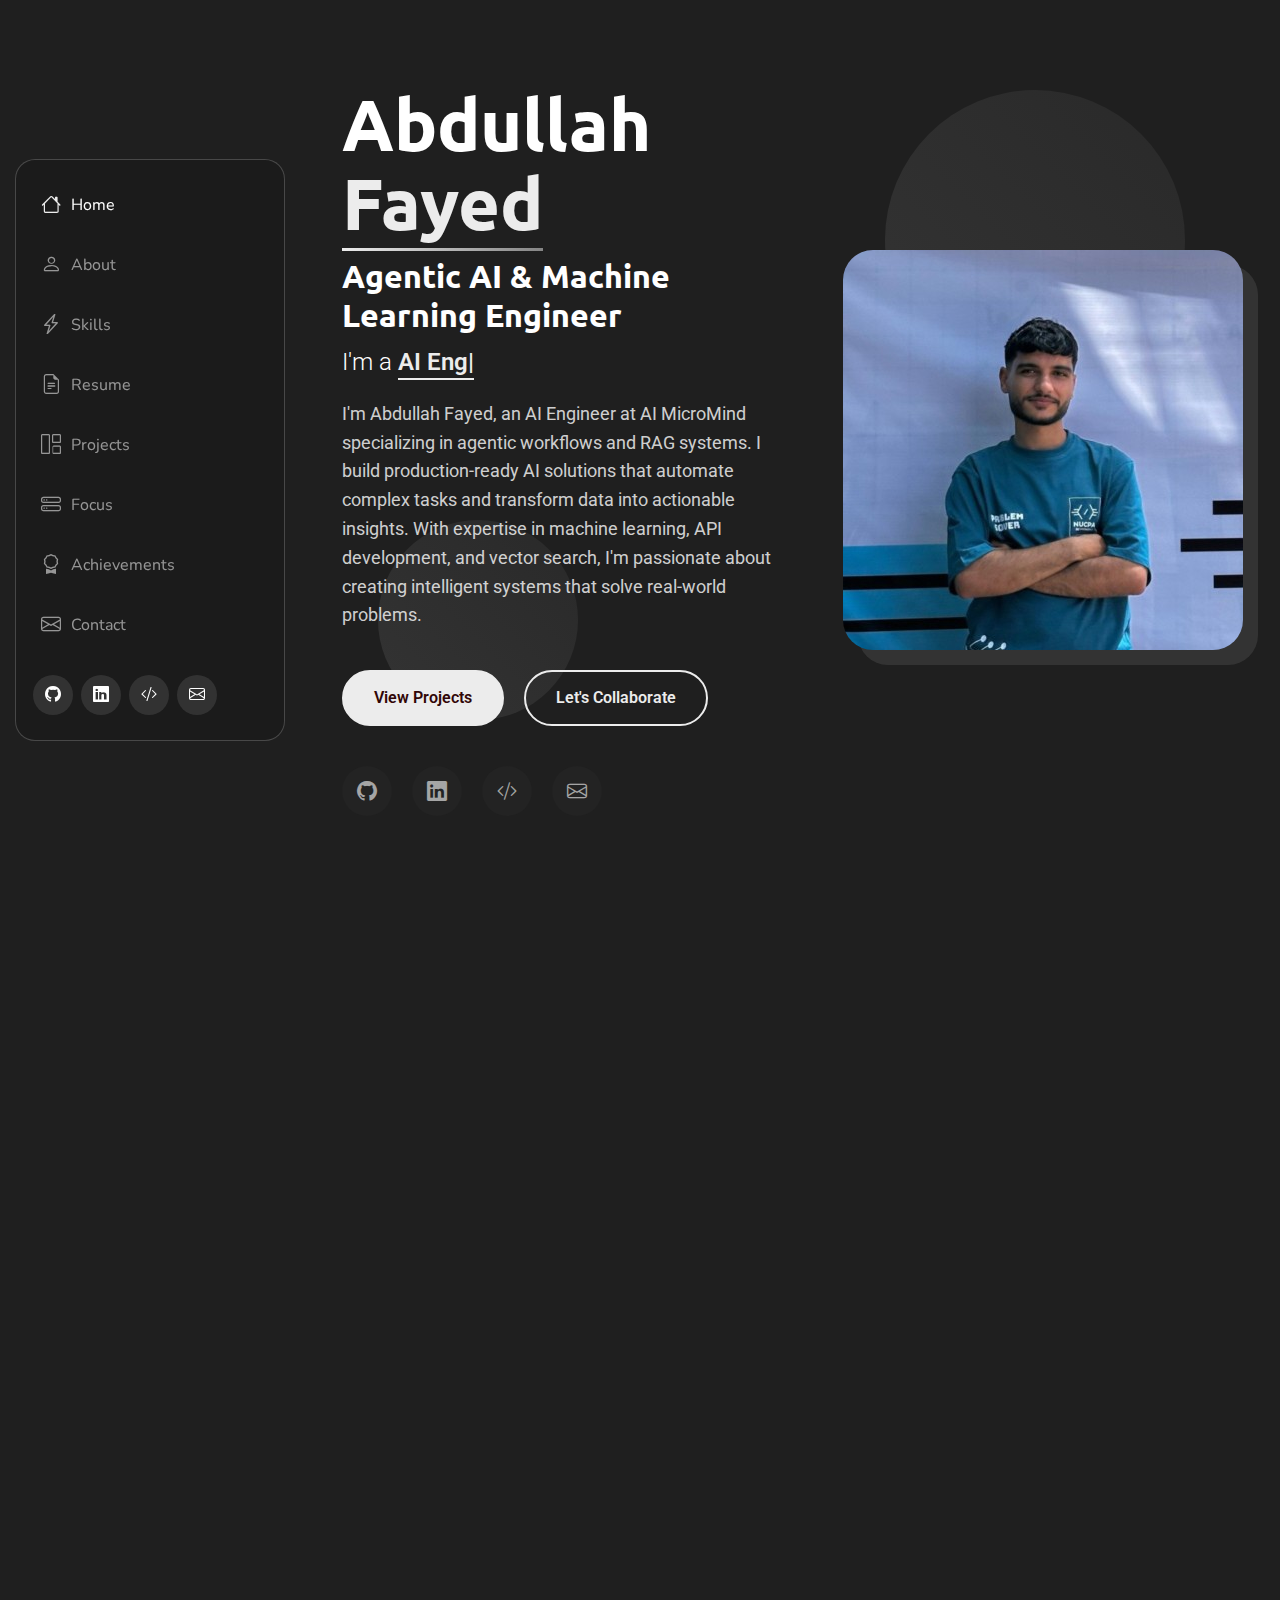
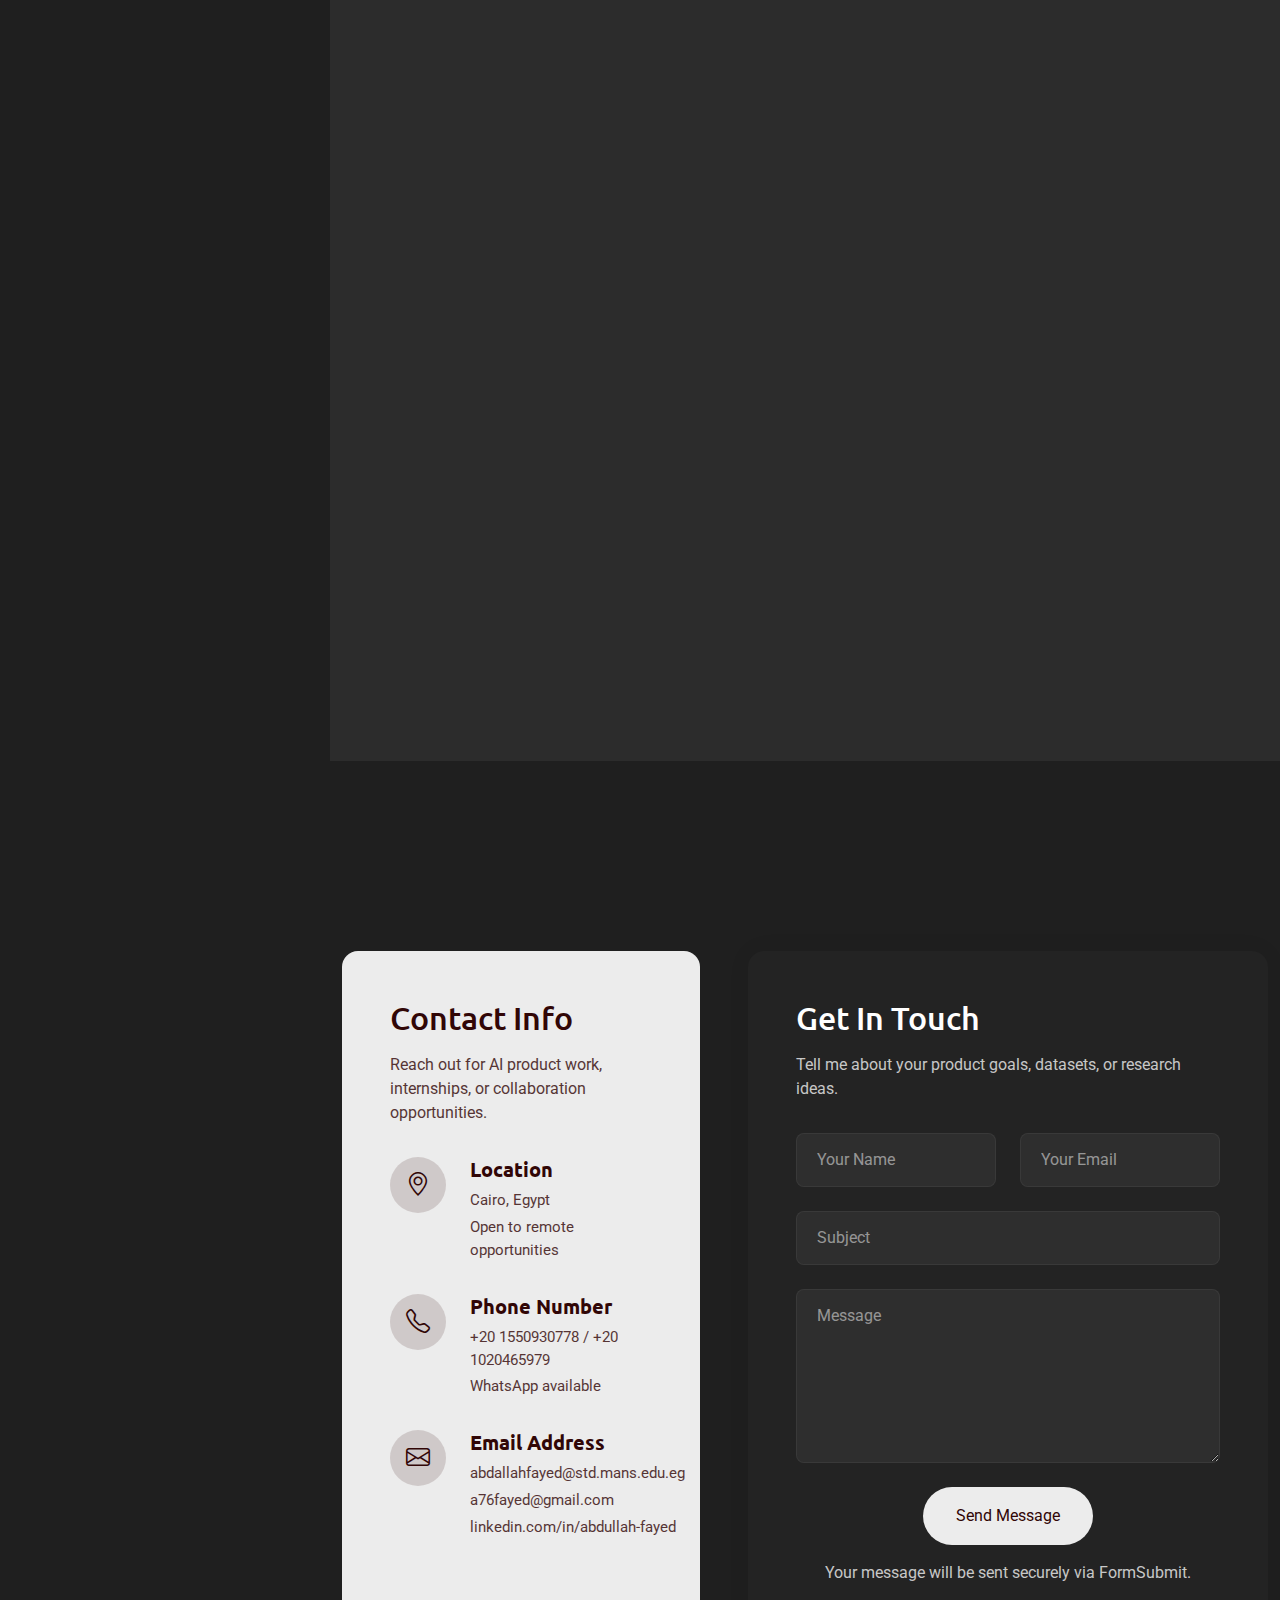
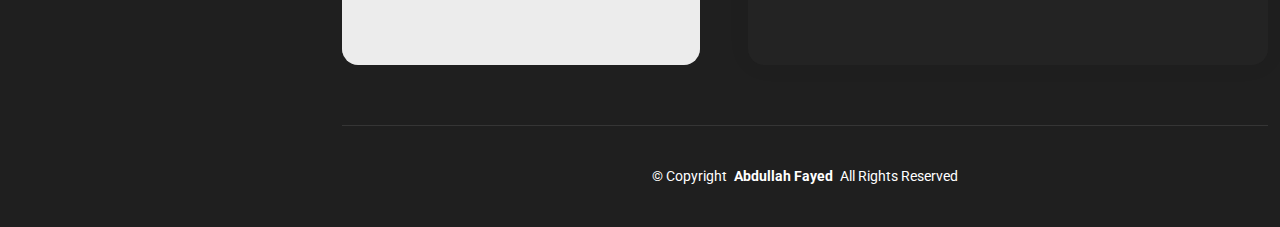
<file: index.html>
<!DOCTYPE html>
<html lang="en">

<head>
  <meta charset="utf-8">
  <meta content="width=device-width, initial-scale=1.0" name="viewport">
  <title>Abdullah Fayed | AI &amp; ML Engineer Portfolio</title>
  <meta name="description" content="Abdullah Fayed is an AI &amp; ML engineer building agentic workflows, RAG systems, and data-driven products. Explore projects, experience, and contact details.">
  <meta name="keywords" content="Abdullah Fayed, AI engineer, machine learning, RAG, LangChain, Python, FastAPI, portfolio, Cairo Egypt">
  <meta property="og:title" content="Abdullah Fayed | AI &amp; ML Engineer Portfolio">
  <meta property="og:description" content="AI &amp; ML engineer focused on agentic workflows, RAG systems, and production-ready AI products.">
  <meta property="og:image" content="assets/img/profile/abdullah-profile-photo.webp">
  <meta property="og:type" content="website">

  <!-- Favicons -->
  <link href="assets/img/profile/abdullah-profile-photo.webp" rel="icon">
  <link href="assets/img/profile/abdullah-profile-photo.webp" rel="apple-touch-icon">

  <!-- Fonts -->
  <link href="https://fonts.googleapis.com" rel="preconnect">
  <link href="https://fonts.gstatic.com" rel="preconnect" crossorigin>
  <link href="https://fonts.googleapis.com/css2?family=Roboto:ital,wght@0,100;0,300;0,400;0,500;0,700;0,900;1,100;1,300;1,400;1,500;1,700;1,900&family=Ubuntu:ital,wght@0,300;0,400;0,500;0,700;1,300;1,400;1,500;1,700&family=Nunito:ital,wght@0,200;0,300;0,400;0,500;0,600;0,700;0,800;0,900;1,200;1,300;1,400;1,500;1,600;1,700;1,800;1,900&display=swap" rel="stylesheet">

  <!-- Vendor CSS Files -->
  <link href="assets/vendor/bootstrap/css/bootstrap.min.css" rel="stylesheet">
  <link href="assets/vendor/bootstrap-icons/bootstrap-icons.css" rel="stylesheet">
  <link href="assets/vendor/aos/aos.css" rel="stylesheet">
  <link href="assets/vendor/glightbox/css/glightbox.min.css" rel="stylesheet">
  <link href="assets/vendor/swiper/swiper-bundle.min.css" rel="stylesheet">

  <!-- Main CSS File -->
  <link href="assets/css/main.css" rel="stylesheet">

  <!-- Google tag (gtag.js) -->
  <script async src="https://www.googletagmanager.com/gtag/js?id=G-XLVE2F462R"></script>
  <script>
    window.dataLayer = window.dataLayer || [];
    function gtag(){dataLayer.push(arguments);}
    gtag('js', new Date());

    gtag('config', 'G-XLVE2F462R');
  </script>

  <!-- =======================================================
  * Template Name: SnapFolio
  * Template URL: https://bootstrapmade.com/snapfolio-bootstrap-portfolio-template/
  * Updated: Jul 21 2025 with Bootstrap v5.3.7
  * Author: BootstrapMade.com
  * License: https://bootstrapmade.com/license/
  ======================================================== -->
</head>

<body class="index-page">

  <header id="header" class="header dark-background d-flex flex-column justify-content-center">
    <i class="header-toggle d-xl-none bi bi-list"></i>

    <div class="header-container d-flex flex-column align-items-start">
      <nav id="navmenu" class="navmenu">
        <ul>
          <li><a href="#hero" class="active"><i class="bi bi-house navicon"></i>Home</a></li>
          <li><a href="#about"><i class="bi bi-person navicon"></i> About</a></li>
          <li><a href="#skills"><i class="bi bi-lightning-charge navicon"></i> Skills</a></li>
          <li><a href="#resume"><i class="bi bi-file-earmark-text navicon"></i> Resume</a></li>
          <li><a href="#portfolio"><i class="bi bi-grid-1x2 navicon"></i> Projects</a></li>
          <li><a href="#services"><i class="bi bi-hdd-stack navicon"></i> Focus</a></li>
          <li><a href="#testimonials"><i class="bi bi-award navicon"></i> Achievements</a></li>
          <li><a href="#contact"><i class="bi bi-envelope navicon"></i> Contact</a></li>
        </ul>
      </nav>

      <div class="social-links text-center">
        <a href="https://github.com/abdullahfayed6" class="github" aria-label="GitHub"><i class="bi bi-github"></i></a>
        <a href="https://linkedin.com/in/abdullah-fayed" class="linkedin" aria-label="LinkedIn"><i class="bi bi-linkedin"></i></a>
        <a href="https://leetcode.com/u/abdullah_26/" class="leetcode" aria-label="LeetCode"><i class="bi bi-code-slash"></i></a>
        <a href="#contact" class="email" aria-label="Contact section"><i class="bi bi-envelope"></i></a>
      </div>

    </div>

  </header>

  <main class="main">

    <!-- Hero Section -->
    <section id="hero" class="hero section">

      <div class="background-elements">
        <div class="bg-circle circle-1"></div>
        <div class="bg-circle circle-2"></div>
      </div>

      <div class="hero-content">

        <div class="container">
          <div class="row align-items-center">

            <div class="col-lg-6" data-aos="fade-right" data-aos-delay="100">
              <div class="hero-text">
                <h1>Abdullah <span class="accent-text">Fayed</span></h1>
                <h2>Agentic AI &amp; Machine Learning Engineer</h2>
                <p class="lead">I'm a <span class="typed" data-typed-items="AI Engineer, ML Developer, RAG Builder, Agentic AI Developer, Data Scientist, CP"></span></p>
                <p class="description">I'm Abdullah Fayed, an AI Engineer at AI MicroMind specializing in agentic workflows and RAG systems. I build production-ready AI solutions that automate complex tasks and transform data into actionable insights. With expertise in machine learning, API development, and vector search, I'm passionate about creating intelligent systems that solve real-world problems.</p>

                <div class="hero-actions">
                  <a href="#portfolio" class="btn btn-primary">View Projects</a>
                  <a href="#contact" class="btn btn-outline">Let's Collaborate</a>
                </div>

                <div class="social-links">
                  <a href="https://github.com/abdullahfayed6" aria-label="GitHub"><i class="bi bi-github"></i></a>
                  <a href="https://linkedin.com/in/abdullah-fayed" aria-label="LinkedIn"><i class="bi bi-linkedin"></i></a>
                  <a href="https://leetcode.com/u/abdullah_26/" aria-label="LeetCode"><i class="bi bi-code-slash"></i></a>
                  <a href="#contact" aria-label="Contact section"><i class="bi bi-envelope"></i></a>
                </div>
              </div>
            </div>

            <div class="col-lg-6" data-aos="fade-left" data-aos-delay="200">
              <div class="hero-visual">
                <div class="profile-container">
                  <div class="profile-background"></div>
                  <img src="assets/img/profile/abdullah-profile.jpg" alt="Abdullah Fayed portrait" class="profile-image">
                </div>
              </div>
            </div>

          </div>
        </div>
      </div>

    </section><!-- /Hero Section -->

    <!-- About Section -->
    <section id="about" class="about section">

      <div class="container" data-aos="fade-up" data-aos-delay="100">

        <div class="row">
          <div class="col-lg-5" data-aos="zoom-in" data-aos-delay="200">
            <div class="profile-card">
              <div class="profile-header">
                <div class="profile-image">
                  <img src="assets/img/profile/abdullah-profile.jpg" alt="Abdullah Fayed profile" class="img-fluid">
                </div>
                <div class="profile-badge">
                  <i class="bi bi-check-circle-fill"></i>
                </div>
              </div>

              <div class="profile-content">
                <h3>Abdullah Sabri Fayed</h3>
                <p class="profession">Agentic AI Developer</p>

                <div class="contact-links">
                  <a href="#contact" class="contact-item">
                    <i class="bi bi-envelope"></i>
                    abdallahfayed@std.mans.edu.eg
                  </a>
                  <a href="tel:+201550930778" class="contact-item">
                    <i class="bi bi-telephone"></i>
                    +20 1550930778
                  </a>
                  <a href="https://maps.google.com/?q=Cairo%2C%20Egypt" class="contact-item">
                    <i class="bi bi-geo-alt"></i>
                    Cairo, Egypt
                  </a>
                </div>
              </div>
            </div>
          </div>

          <div class="col-lg-7" data-aos="fade-left" data-aos-delay="300">
            <div class="about-content">
              <div class="section-header">
                <span class="badge-text">Get to Know Me</span>
                <h2>Building AI Systems That Deliver Real Impact</h2>
              </div>

              <div class="description">
                <p>I'm an AI and ML engineer focused on building production-grade intelligent systems. I specialize in agentic workflows, retrieval-augmented generation (RAG), and scalable API development that transforms data into actionable insights.</p>

                <p>Currently working as an Agentic AI Developer at AI MicroMind, I design and deploy AI agents that automate complex tasks and enhance decision-making processes. From implementing semantic search with vector databases to shipping full-stack ML applications, I thrive on turning innovative ideas into deployed solutions.</p>
                
                <p>I'm pursuing my B.Sc. in Artificial Intelligence at Mansoura University, where I maintain a "Very Good" grade while actively contributing to the AI community as a mentor at CIS Team MU. My work spans competitive programming, machine learning research, and collaborative open-source development.</p>
              </div>

              <div class="details-grid">
                <div class="detail-row">
                  <div class="detail-item">
                    <span class="detail-label">Specialization</span>
                    <span class="detail-value">Agentic AI, RAG, ML Engineering</span>
                  </div>
                  <div class="detail-item">
                    <span class="detail-label">Experience Level</span>
                    <span class="detail-value">Early Career</span>
                  </div>
                </div>
                <div class="detail-row">
                  <div class="detail-item">
                    <span class="detail-label">Education</span>
                    <span class="detail-value">B.Sc. Computer Science, Mansoura University</span>
                  </div>
                  <div class="detail-item">
                    <span class="detail-label">Languages</span>
                    <span class="detail-value">Arabic, English</span>
                  </div>
                </div>
              </div>

              <div class="cta-section">
                <a href="#resume" class="btn btn-primary">
                  <i class="bi bi-download"></i>
                  View Resume
                </a>
                <a href="#contact" class="btn btn-outline">
                  <i class="bi bi-chat-dots"></i>
                  Let's Talk
                </a>
              </div>
            </div>
          </div>
        </div>

      </div>

    </section><!-- /About Section -->

    <!-- Skills Section -->
    <section id="skills" class="skills section">

      <!-- Section Title -->
      <div class="container section-title" data-aos="fade-up">
        <h2>Skills</h2>
        <p>Core technologies and AI tooling I use to build scalable, production-ready systems.</p>
      </div><!-- End Section Title -->

      <div class="container" data-aos="fade-up" data-aos-delay="100">

        <div class="row g-4">
          <div class="col-lg-6">
            <div class="skills-category" data-aos="fade-up" data-aos-delay="200">
              <h3>Languages</h3>
              <ul class="skill-list">
                <li>Python</li>
                <li>C++</li>
                <li>SQL</li>
                <li>TypeScript</li>
              </ul>
            </div>
          </div>

          <div class="col-lg-6">
            <div class="skills-category" data-aos="fade-up" data-aos-delay="250">
              <h3>Frameworks &amp; Libraries</h3>
              <ul class="skill-list">
                <li>FastAPI, Streamlit, Tkinter</li>
                <li>scikit-learn, PyTorch, XGBoost</li>
                <li>LangChain, LangSmith</li>
                <li>pandas, NumPy, Matplotlib</li>
              </ul>
            </div>
          </div>

          <div class="col-lg-6">
            <div class="skills-category" data-aos="fade-up" data-aos-delay="300">
              <h3>Tools &amp; Platforms</h3>
              <ul class="skill-list">
                <li>Git, GitHub, Docker, Linux</li>
                <li>Pinecone, FAISS, MLflow, Optuna</li>
                <li>VS Code, Jupyter, Colab, CLion</li>
                <li>Azure TTS, OpenAI API</li>
              </ul>
            </div>
          </div>

          <div class="col-lg-6">
            <div class="skills-category" data-aos="fade-up" data-aos-delay="350">
              <h3>Concepts</h3>
              <ul class="skill-list">
                <li>Machine Learning, Data Analysis, Python</li>
                <li>Retrieval-Augmented Generation (RAG)</li>
                <li>Prompt Engineering, AI Agents</li>
                <li>Data Structures & Algorithms, OOP</li>
                <li>API Design, CI/CD, MLOps</li>
                <li>Model Evaluation & Feature Engineering</li>
              </ul>
            </div>
          </div>
        </div>

      </div>

    </section><!-- /Skills Section -->

    <!-- Resume Section -->
    <section id="resume" class="resume section">

      <!-- Section Title -->
      <div class="container section-title" data-aos="fade-up">
        <h2>Resume</h2>
        <p>Highlights from recent AI, ML, and software engineering roles alongside academic progress.</p>
      </div><!-- End Section Title -->

      <div class="container" data-aos="fade-up" data-aos-delay="100">

        <div class="row gy-4">
          <!-- Left column with summary and contact -->
          <div class="col-lg-4">
            <div class="resume-side" data-aos="fade-right" data-aos-delay="100">
              <div class="profile-img mb-4">
                <img src="assets/img/profile/abdullah-profile-photo.webp" alt="Abdullah Fayed profile" class="img-fluid rounded">
              </div>

              <h3>Professional Summary</h3>
              <p>AI and ML Engineer at AI MicroMind specializing in agentic workflows, RAG systems, and scalable API development. I design and deploy production-grade AI agents that automate complex tasks and deliver actionable insights. Currently pursuing B.Sc. in Artificial Intelligence at Mansoura University (Very Good grade) while mentoring at CIS Team MU and contributing to competitive programming and open-source development.</p>

              <h3 class="mt-4">Contact Information</h3>
              <ul class="contact-info list-unstyled">
                <li><i class="bi bi-geo-alt"></i> Cairo, Egypt</li>
                <li><i class="bi bi-envelope"></i> abdallahfayed@std.mans.edu.eg</li>
                <li><i class="bi bi-phone"></i> +20 1550930778</li>
                <li><i class="bi bi-linkedin"></i> linkedin.com/in/abdullah-fayed</li>
              </ul>

            </div>
          </div>

          <!-- Right column with experience and education -->
          <div class="col-lg-8 ps-4 ps-lg-5">
            <!-- Experience Section -->
            <div class="resume-section" data-aos="fade-up">
              <h3><i class="bi bi-briefcase me-2"></i>Professional Experience</h3>

              <div class="resume-item">
                <h4>Agentic AI Developer</h4>
                <h5>Nov 2025 - Present</h5>
                <p class="company"><i class="bi bi-building"></i> AI MicroMind · Hybrid</p>
                <p>Leading the design and development of production-grade agentic AI systems at AI MicroMind. Architecting and implementing intelligent agents that automate complex business workflows, integrate multiple APIs, and make autonomous decisions. Building RAG-powered applications using LangChain, vector databases (Pinecone, FAISS), and LLMs to deliver context-aware solutions. Developing scalable FastAPI backends with robust error handling and monitoring. Optimizing agent performance through prompt engineering, tool selection, and decision-making logic refinement. Collaborating with cross-functional teams to deploy AI solutions that drive measurable business impact.</p>
                <p><strong>Skills:</strong> Retrieval-Augmented Generation (RAG), Large Language Models (LLM)</p>
              </div>
            
            <!-- Internships Section -->
            <div class="resume-section" data-aos="fade-up" data-aos-delay="50">
              <h3><i class="bi bi-mortarboard-fill me-2"></i>Internships</h3>

              <div class="resume-item">
                <h4>Agentic AI Developer Intern</h4>
                <h5>Aug 2025 - Oct 2025</h5>
                <p class="company"><i class="bi bi-building"></i> AI MicroMind · Banha, Al Qalyubiyah, Egypt · On-site</p>
                <p>Working on designing, developing, and testing AI agents, including integrating APIs, implementing decision making logic, and optimizing performance for real world tasks.</p>
                <p><strong>Skills:</strong> Retrieval-Augmented Generation (RAG), Large Language Models (LLM)</p>
              </div>

              <div class="resume-item">
                <h4>Generative AI Trainee</h4>
                <h5>Sep 2025</h5>
                <p class="company"><i class="bi bi-building"></i> Information Technology Institute (ITI)</p>
                <p>Intensive training program focused on generative AI technologies and applications.</p>
              </div>

              <div class="resume-item">
                <h4>Machine Learning Trainee</h4>
                <h5>Aug 2025 - Sep 2025</h5>
                <p class="company"><i class="bi bi-building"></i> Faculty of Computer & Information Sciences - Mansoura University</p>
                <p>Participating in a practical machine learning training program focused on real-world applications. Developing and implementing ML models using Python and Scikit-learn. Collaborating with peers to build and deploy AI projects that solve real-life problems.</p>
                <p><strong>Skills:</strong> Machine Learning, Exploratory Data Analysis</p>
              </div>

              <div class="resume-item">
                <h4>Machine Learning Trainee</h4>
                <h5>Jul 2025 - Aug 2025</h5>
                <p class="company"><i class="bi bi-building"></i> National Telecommunication Institute (NTI)</p>
                <p>Working extensively with real-world datasets on tasks such as preprocessing, cleaning, and feature engineering. Building ML models like: Linear Regression, Logistic Regression, Decision Trees, KNN, SVM, and Neural Networks.</p>
                <p><strong>Skills:</strong> Machine Learning, Data Processing</p>
              </div>
            </div>

            <div class="resume-section" data-aos="fade-up" data-aos-delay="100">
              <h3><i class="bi bi-mortarboard me-2"></i>Education</h3>

              <div class="resume-item">
                <h4>Bachelor of Artificial Intelligence</h4>
                <h5>Sep 2023 – Present</h5>
                <p class="company"><i class="bi bi-building"></i> Mansoura University · Mansoura, Egypt</p>
                <p>Focused on machine learning, data structures, and AI systems engineering. Grade: Very Good</p>
              </div>
            </div>

            <!-- Certifications Section -->
            
            <!-- Volunteering Section -->
            <div class="resume-section" data-aos="fade-up" data-aos-delay="150">
              <h3><i class="bi bi-heart-fill me-2"></i>Volunteering</h3>

              <div class="resume-item">
                <h4>AI Mentor</h4>
                <h5>Sep 2025 - Present</h5>
                <p class="company"><i class="bi bi-building"></i> CIS Team MU</p>
                <p>Mentoring students in AI and machine learning concepts, guiding them through projects and helping them develop their technical skills.</p>
              </div>

              <div class="resume-item">
                <h4>AI & Data Science Member</h4>
                <h5>Oct 2024 - Present</h5>
                <p class="company"><i class="bi bi-building"></i> CIS Team MU</p>
                <p>Active member of the AI and Data Science team, participating in workshops, projects, and community events.</p>
              </div>

              <div class="resume-item">
                <h4>Public Relations and Fundraising</h4>
                <h5>Jan 2025 - Present</h5>
                <p class="company"><i class="bi bi-building"></i> CIS Team MU</p>
                <p>PR & FR member for CIS Team MU. Tasks include contacting speakers, organizing events, and raising funds to boost the team's revenue. Aiming to learn how to be an effective member and overcome fear of public speaking.</p>
              </div>
            </div>

          </div>
        </div>

      </div>

    </section><!-- /Resume Section -->

    <!-- Portfolio Section -->
    <section id="portfolio" class="portfolio section">

      <!-- Section Title -->
      <div class="container section-title" data-aos="fade-up">
        <h2>Projects</h2>
        <p>Selected projects from LinkedIn profile highlighting AI systems, ML applications, and software engineering work.</p>
      </div><!-- End Section Title -->

      <div class="container" data-aos="fade-up" data-aos-delay="100">

        <div class="isotope-layout" data-default-filter="*" data-layout="masonry" data-sort="original-order">

          <div class="row">
            <div class="col-lg-3 filter-sidebar">
              <div class="filters-wrapper" data-aos="fade-right" data-aos-delay="150">
                <ul class="portfolio-filters isotope-filters">
                  <li data-filter="*" class="filter-active">All</li>
                  <li data-filter=".filter-ai">AI Platforms</li>
                  <li data-filter=".filter-ml">ML Apps</li>

                </ul>
              </div>
            </div>

            <div class="col-lg-9">
              <div class="row gy-4 portfolio-container isotope-container" data-aos="fade-up" data-aos-delay="200">

                <div class="col-lg-6 col-md-6 portfolio-item isotope-item filter-ai">
                  <div class="portfolio-wrap">
                    <img src="assets/img/portfolio/mentorlink-mockup.png" class="img-fluid" alt="MentorLink AI mentorship platform" loading="lazy">
                    <div class="portfolio-info">
                      <div class="content">
                        <span class="category">AI Platform</span>
                        <h4>MentorLink</h4>
                        <p>FastAPI, RAG, Docker, Cloud</p>
                        <div class="portfolio-links">
                          <a href="assets/img/portfolio/mentorlink-mockup.png" class="glightbox" title="MentorLink" data-glightbox="title: MentorLink; description: AI-powered mentorship platform matching mentors and mentees with RAG-driven, personalized recommendations."><i class="bi bi-plus-lg"></i></a>
                          <a href="https://github.com/abdullahfayed6/MentorLink" title="GitHub Repo" target="_blank" rel="noopener"><i class="bi bi-arrow-right"></i></a>
                        </div>
                      </div>
                    </div>
                  </div>
                </div><!-- End Portfolio Item -->

                <div class="col-lg-6 col-md-6 portfolio-item isotope-item filter-ai">
                  <div class="portfolio-wrap">
                    <img src="assets/img/portfolio/notq.png" class="img-fluid" alt="Notq AI speech therapy platform" loading="lazy">
                    <div class="portfolio-info">
                      <div class="content">
                        <span class="category">AI Platform</span>
                        <h4>Notq</h4>
                        <p>FastAPI, LangChain, Azure TTS</p>
                        <div class="portfolio-links">
                          <a href="assets/img/portfolio/notq.png" class="glightbox" title="Notq" data-glightbox="title: Notq; description: Arabic speech-therapy platform with real-time pronunciation feedback, guided exercises, and progress tracking."><i class="bi bi-plus-lg"></i></a>
                          <a href="https://github.com/Notq-app/Notq-AI" title="GitHub Repo" target="_blank" rel="noopener"><i class="bi bi-arrow-right"></i></a>
                        </div>
                      </div>
                    </div>
                  </div>
                </div><!-- End Portfolio Item -->

                <div class="col-lg-6 col-md-6 portfolio-item isotope-item filter-ml">
                  <div class="portfolio-wrap">
                    <img src="assets/img/portfolio/Churn.png" class="img-fluid" alt="Customer churn prediction system" loading="lazy">
                    <div class="portfolio-info">
                      <div class="content">
                        <span class="category">ML App</span>
                        <h4>Customer Churn Prediction</h4>
                        <p>Streamlit, scikit-learn, XGBoost</p>
                        <div class="portfolio-links">
                          <a href="assets/img/portfolio/Churn.png" class="glightbox" title="Customer Churn Prediction" data-glightbox="title: Customer Churn Prediction; description: ML model for telecom churn prediction with 90%+ accuracy and clear risk segmentation."><i class="bi bi-plus-lg"></i></a>
                          <a href="https://github.com/abdullahfayed6/Telco-Churn-Classification" title="GitHub Repo" target="_blank" rel="noopener"><i class="bi bi-arrow-right"></i></a>
                        </div>
                      </div>
                    </div>
                  </div>
                </div><!-- End Portfolio Item -->


                <div class="col-lg-6 col-md-6 portfolio-item isotope-item filter-ml">
                  <div class="portfolio-wrap">
                    <img src="assets/img/portfolio/stroke.jpg" class="img-fluid" alt="Stroke Risk Prediction" loading="lazy">
                    <div class="portfolio-info">
                      <div class="content">
                        <span class="category">ML App</span>
                        <h4>Stroke Risk Prediction</h4>
                        <p>XGBoost, Python, scikit-learn - 95% accuracy</p>
                        <div class="portfolio-links">
                          <a href="assets/img/portfolio/stroke.jpg" class="glightbox" title="Stroke Risk Prediction" data-glightbox="title: Stroke Risk Prediction; description: Healthcare ML app estimating stroke risk from patient data with 95% accuracy."><i class="bi bi-plus-lg"></i></a>
                          <a href="https://github.com/abdullahfayed6/Stroke-Risk-Prediction" title="GitHub Repo" target="_blank" rel="noopener"><i class="bi bi-arrow-right"></i></a>
                        </div>
                      </div>
                    </div>
                  </div>
                </div><!-- End Portfolio Item -->

                

</div><!-- End Portfolio Container -->
            </div>
          </div>

        </div>

      </div>

    </section><!-- /Portfolio Section -->

    <!-- Services Section -->
    <section id="services" class="services section">

      <!-- Section Title -->
      <div class="container section-title" data-aos="fade-up">
        <h2>Focus Areas</h2>
        <p>How I help teams design, build, and scale intelligent products.</p>
      </div><!-- End Section Title -->

      <div class="container" data-aos="fade-up" data-aos-delay="100">

        <div class="service-header">
          <div class="row align-items-center">
            <div class="col-lg-8 col-md-12">
              <div class="service-intro">
                <h2 class="service-heading">
                  <div>AI-first product</div>
                  <div><span>engineering &amp; delivery</span></div>
                </h2>
              </div>
            </div>
            <div class="col-lg-4 col-md-12">
              <div class="service-summary">
                <p>
                  I blend ML research, system design, and product thinking to deliver fast, reliable AI experiences for real users.
                </p>
                <a href="#contact" class="service-btn">
                  Start a Project
                  <i class="bi bi-arrow-right"></i>
                </a>
              </div>
            </div>
          </div>
        </div>

        <div class="row justify-content-center">
          <div class="col-lg-4 col-md-6" data-aos="fade-up" data-aos-delay="100">
            <div class="service-card position-relative z-1">
              <div class="service-icon">
                <i class="bi bi-cpu"></i>
              </div>
              <a href="#contact" class="card-action d-flex align-items-center justify-content-center rounded-circle">
                <i class="bi bi-arrow-up-right"></i>
              </a>
              <h3>
                <a href="#contact">
                  Agentic <span>workflows</span>
                </a>
              </h3>
              <p>
                Build multi-step AI agents that automate tasks, orchestrate tools, and improve decision-making speed.
              </p>
            </div>
          </div>
          <div class="col-lg-4 col-md-6" data-aos="fade-up" data-aos-delay="200">
            <div class="service-card position-relative z-1">
              <div class="service-icon">
                <i class="bi bi-search"></i>
              </div>
              <a href="#contact" class="card-action d-flex align-items-center justify-content-center rounded-circle">
                <i class="bi bi-arrow-up-right"></i>
              </a>
              <h3>
                <a href="#contact">
                  RAG &amp; <span>semantic search</span>
                </a>
              </h3>
              <p>
                Design retrieval pipelines with Pinecone/FAISS to ground LLMs in trusted, scalable data.
              </p>
            </div>
          </div>
          <div class="col-lg-4 col-md-6" data-aos="fade-up" data-aos-delay="300">
            <div class="service-card position-relative z-1">
              <div class="service-icon">
                <i class="bi bi-graph-up"></i>
              </div>
              <a href="#contact" class="card-action d-flex align-items-center justify-content-center rounded-circle">
                <i class="bi bi-arrow-up-right"></i>
              </a>
              <h3>
                <a href="#contact">
                  Model <span>optimization</span>
                </a>
              </h3>
              <p>
                Improve model accuracy through feature engineering, ensembles, and experiment tracking.
              </p>
            </div>
          </div>
          <div class="col-lg-4 col-md-6" data-aos="fade-up" data-aos-delay="100">
            <div class="service-card position-relative z-1">
              <div class="service-icon">
                <i class="bi bi-code-slash"></i>
              </div>
              <a href="#contact" class="card-action d-flex align-items-center justify-content-center rounded-circle">
                <i class="bi bi-arrow-up-right"></i>
              </a>
              <h3>
                <a href="#contact">
                  API <span>engineering</span>
                </a>
              </h3>
              <p>
                Ship fast, reliable FastAPI backends with well-structured endpoints for ML services.
              </p>
            </div>
          </div>
          <div class="col-lg-4 col-md-6" data-aos="fade-up" data-aos-delay="200">
            <div class="service-card position-relative z-1">
              <div class="service-icon">
                <i class="bi bi-window"></i>
              </div>
              <a href="#contact" class="card-action d-flex align-items-center justify-content-center rounded-circle">
                <i class="bi bi-arrow-up-right"></i>
              </a>
              <h3>
                <a href="#contact">
                  ML <span>product UX</span>
                </a>
              </h3>
              <p>
                Build intuitive Streamlit and desktop interfaces for data-driven products.
              </p>
            </div>
          </div>
          <div class="col-lg-4 col-md-6" data-aos="fade-up" data-aos-delay="300">
            <div class="service-card position-relative z-1">
              <div class="service-icon">
                <i class="bi bi-cloud-check"></i>
              </div>
              <a href="#contact" class="card-action d-flex align-items-center justify-content-center rounded-circle">
                <i class="bi bi-arrow-up-right"></i>
              </a>
              <h3>
                <a href="#contact">
                  Deployment <span>&amp; MLOps</span>
                </a>
              </h3>
              <p>
                Containerize, monitor, and scale AI systems with Docker, MLflow, and cloud tooling.
              </p>
            </div>
          </div>
        </div>

      </div>

    </section><!-- /Services Section -->

    <!-- Testimonials Section -->
    <section id="testimonials" class="testimonials section light-background">

      <!-- Section Title -->
      <div class="container section-title" data-aos="fade-up">
        <h2>Achievements</h2>
        <p>Highlights from competitions and problem-solving milestones.</p>
      </div><!-- End Section Title -->

      <div class="container">

        <div class="testimonial-masonry">

          <div class="testimonial-item" data-aos="fade-up" data-aos-delay="0">
            <div class="testimonial-content">
              <div class="quote-pattern">
                <i class="bi bi-quote"></i>
              </div>
              <p>Team '3okha we rabak yfokaha' secured 19th rank out of 500+ teams and qualified for the next stage in Cairo.</p>
              <div class="client-info">
                <div class="client-details">
                  <h3>Qualified for Nile University Competitive Programming Arena (NUCPA)</h3>
                  <span class="position">2025</span>
                </div>
              </div>
            </div>
          </div>

          <div class="testimonial-item highlight" data-aos="fade-up" data-aos-delay="100">
            <div class="testimonial-content">
              <div class="quote-pattern">
                <i class="bi bi-quote"></i>
              </div>
              <p>Team Notq – AI Therapy qualified among the Top 50 teams in the Huawei Developer Competition 2025 – HCDG Northern Africa.</p>
              <div class="client-info">
                <div class="client-details">
                  <h3>Top 50 in Huawei Developer Competition 2025</h3>
                  <span class="position">2025</span>
                </div>
              </div>
            </div>
          </div>

          <div class="testimonial-item" data-aos="fade-up" data-aos-delay="200">
            <div class="testimonial-content">
              <div class="quote-pattern">
                <i class="bi bi-quote"></i>
              </div>
              <p>Successfully completed the HCIA-AI V4.0 Course from Huawei ICT Academy-Egypt, achieving a score of 855/1000 in the final exam.</p>
              <div class="client-info">
                <div class="client-details">
                  <h3>HCIA-AI V4.0 Certification</h3>
                  <span class="position">2025</span>
                </div>
              </div>
            </div>
          </div>

          <div class="testimonial-item highlight" data-aos="fade-up" data-aos-delay="300">
            <div class="testimonial-content">
              <div class="quote-pattern">
                <i class="bi bi-quote"></i>
              </div>
              <p>Reached Specialist rank on Codeforces with a rating of 1425, ranked #430 in Egypt and #19 in Mansoura. Competitive programming is a favorite side hobby that sharpens problem-solving skills.</p>
              <div class="client-info">
                <div class="client-details">
                  <h3>Codeforces Specialist - Rating 1425</h3>
                  <span class="position">2025</span>
                </div>
              </div>
            </div>
          </div>

          </div>
        </div>

      </div>

    </section><!-- /Testimonials Section -->

    <!-- Contact Section -->
    <section id="contact" class="contact section">

      <!-- Section Title -->
      <div class="container section-title" data-aos="fade-up">
        <h2>Contact</h2>
        <p>Interested in collaborating or hiring? Let's talk about how I can help.</p>
      </div><!-- End Section Title -->

      <div class="container">

        <div class="row g-4 g-lg-5">
          <div class="col-lg-5">
            <div class="info-box">
              <h3>Contact Info</h3>
              <p>Reach out for AI product work, internships, or collaboration opportunities.</p>

              <div class="info-item">
                <div class="icon-box">
                  <i class="bi bi-geo-alt"></i>
                </div>
                <div class="content">
                  <h4>Location</h4>
                  <p>Cairo, Egypt</p>
                  <p>Open to remote opportunities</p>
                </div>
              </div>

              <div class="info-item">
                <div class="icon-box">
                  <i class="bi bi-telephone"></i>
                </div>
                <div class="content">
                  <h4>Phone Number</h4>
                  <p>+20 1550930778 / +20 1020465979</p>
                  <p>WhatsApp available</p>
                </div>
              </div>

              <div class="info-item">
                <div class="icon-box">
                  <i class="bi bi-envelope"></i>
                </div>
                <div class="content">
                  <h4>Email Address</h4>
                  <p>abdallahfayed@std.mans.edu.eg</p>
                  <p>a76fayed@gmail.com</p>
                  <p>linkedin.com/in/abdullah-fayed</p>
                </div>
              </div>
            </div>
          </div>

          <div class="col-lg-7">
            <div class="contact-form">
              <h3>Get In Touch</h3>
              <p>Tell me about your product goals, datasets, or research ideas.</p>

              <form id="contact-mailto-form" action="https://formsubmit.co/abdallahfayed@std.mans.edu.eg" method="post" class="contact-mailto-form">
                <div class="row gy-4">
                  <input type="hidden" name="_subject" value="Portfolio Contact Form Submission">
                  <input type="hidden" name="_captcha" value="false">
                  <input type="hidden" name="_cc" value="a76fayed@gmail.com">

                  <div class="col-md-6">
                    <input type="text" name="name" class="form-control" placeholder="Your Name" required="">
                  </div>

                  <div class="col-md-6 ">
                    <input type="email" class="form-control" name="email" placeholder="Your Email" required="">
                  </div>

                  <div class="col-12">
                    <input type="text" class="form-control" name="subject" placeholder="Subject" required="">
                  </div>

                  <div class="col-12">
                    <textarea class="form-control" name="message" rows="6" placeholder="Message" required=""></textarea>
                  </div>

                  <div class="col-12 text-center">
                    <button type="submit" class="btn">Send Message</button>
                    <p class="form-note mt-3">Your message will be sent securely via FormSubmit.</p>
                  </div>

                </div>
              </form>

            </div>
          </div>

        </div>

      </div>

    </section><!-- /Contact Section -->

  </main>

  <footer id="footer" class="footer position-relative">

    <div class="container">
      <div class="copyright text-center ">
        <p>© <span>Copyright</span> <strong class="px-1 sitename">Abdullah Fayed</strong> <span>All Rights Reserved</span></p>
      </div>
    </div>

  </footer>

  <!-- Scroll Top -->
  <a href="#" id="scroll-top" class="scroll-top d-flex align-items-center justify-content-center"><i class="bi bi-arrow-up-short"></i></a>

  <!-- Preloader -->
  <div id="preloader"></div>

  <!-- Vendor JS Files -->
  <script src="assets/vendor/bootstrap/js/bootstrap.bundle.min.js"></script>
  <script src="assets/vendor/aos/aos.js"></script>
  <script src="assets/vendor/typed.js/typed.umd.js"></script>
  <script src="assets/vendor/purecounter/purecounter_vanilla.js"></script>
  <script src="assets/vendor/waypoints/noframework.waypoints.js"></script>
  <script src="assets/vendor/isotope-layout/isotope.pkgd.min.js"></script>
  <script src="assets/vendor/imagesloaded/imagesloaded.pkgd.min.js"></script>
  <script src="assets/vendor/glightbox/js/glightbox.min.js"></script>
  <script src="assets/vendor/swiper/swiper-bundle.min.js"></script>

  <!-- Main JS File -->
  <script src="assets/js/main.js"></script>

</body>

</html>
</file>
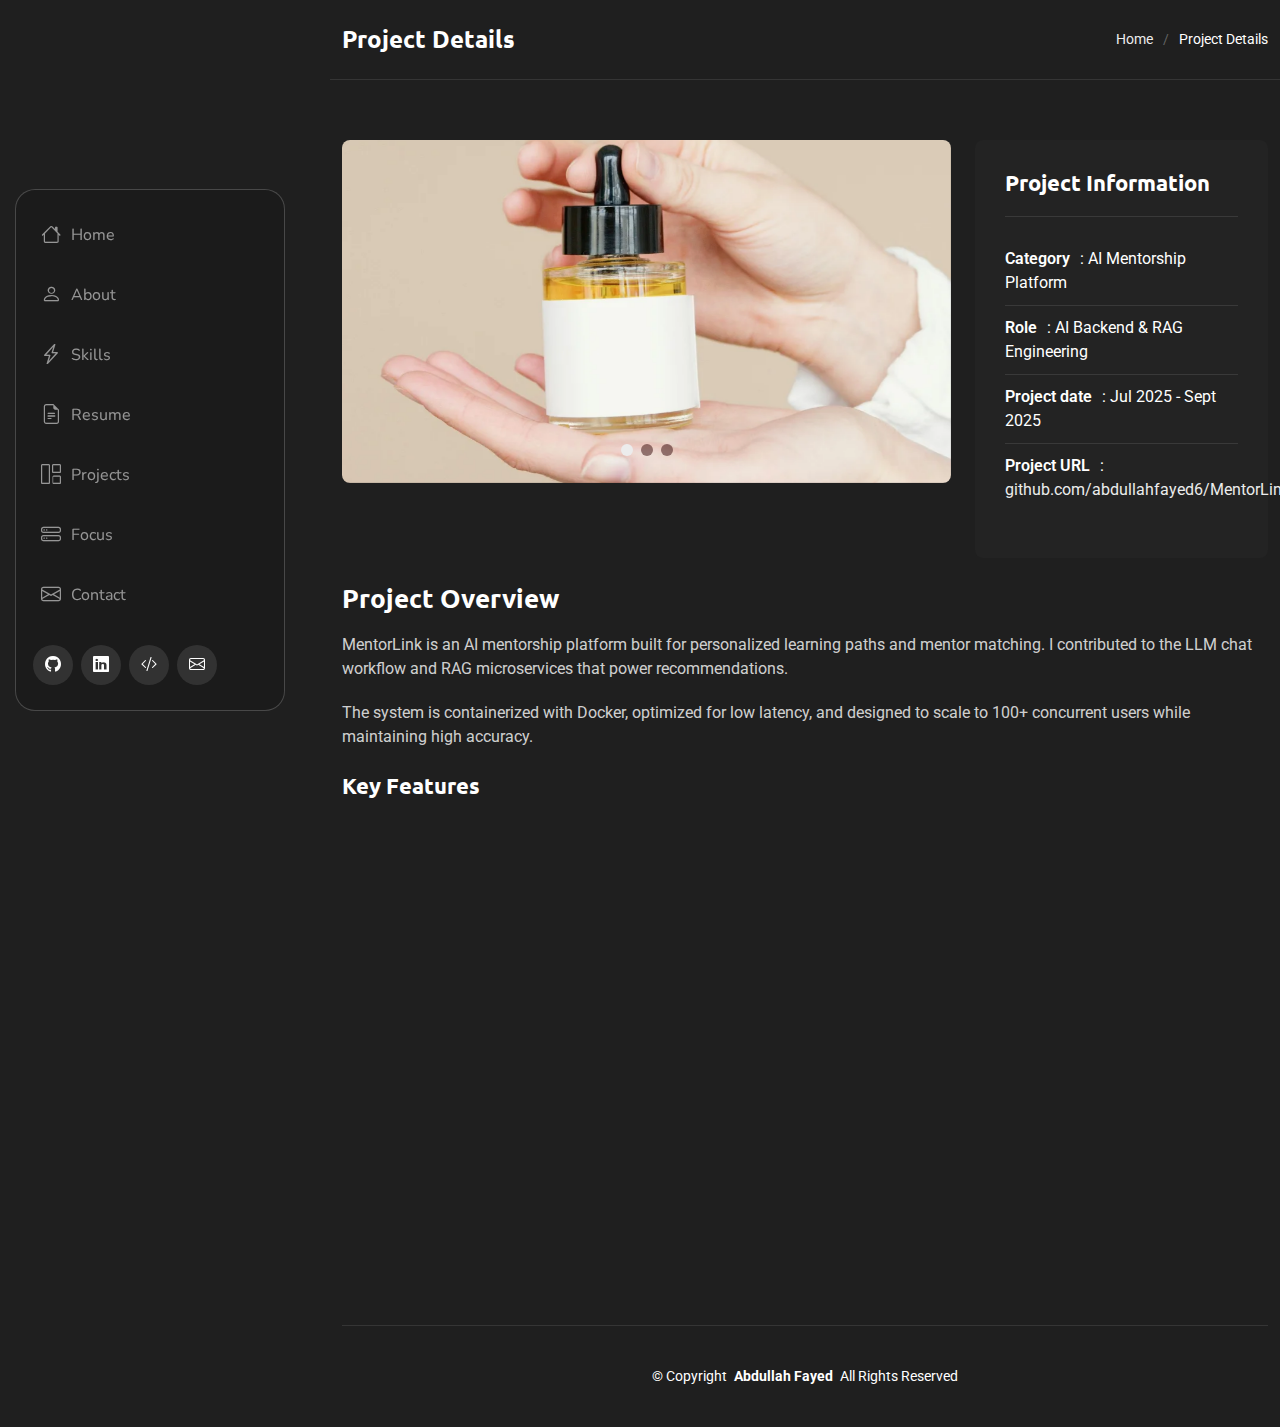
<file: portfolio-details.html>
<!DOCTYPE html>
<html lang="en">

<head>
  <meta charset="utf-8">
  <meta content="width=device-width, initial-scale=1.0" name="viewport">
  <title>Project Details | Abdullah Fayed</title>
  <meta name="description" content="Project highlight: MentorLink, an AI mentorship platform with RAG-powered recommendations and low-latency APIs.">
  <meta name="keywords" content="MentorLink, AI mentorship, RAG, FastAPI, Abdullah Fayed">

  <!-- Favicons -->
  <link href="assets/img/profile/abdullah-profile-photo.webp" rel="icon">
  <link href="assets/img/profile/abdullah-profile-photo.webp" rel="apple-touch-icon">

  <!-- Fonts -->
  <link href="https://fonts.googleapis.com" rel="preconnect">
  <link href="https://fonts.gstatic.com" rel="preconnect" crossorigin>
  <link href="https://fonts.googleapis.com/css2?family=Roboto:ital,wght@0,100;0,300;0,400;0,500;0,700;0,900;1,100;1,300;1,400;1,500;1,700;1,900&family=Ubuntu:ital,wght@0,300;0,400;0,500;0,700;1,300;1,400;1,500;1,700&family=Nunito:ital,wght@0,200;0,300;0,400;0,500;0,600;0,700;0,800;0,900;1,200;1,300;1,400;1,500;1,600;1,700;1,800;1,900&display=swap" rel="stylesheet">

  <!-- Vendor CSS Files -->
  <link href="assets/vendor/bootstrap/css/bootstrap.min.css" rel="stylesheet">
  <link href="assets/vendor/bootstrap-icons/bootstrap-icons.css" rel="stylesheet">
  <link href="assets/vendor/aos/aos.css" rel="stylesheet">
  <link href="assets/vendor/glightbox/css/glightbox.min.css" rel="stylesheet">
  <link href="assets/vendor/swiper/swiper-bundle.min.css" rel="stylesheet">

  <!-- Main CSS File -->
  <link href="assets/css/main.css" rel="stylesheet">

  <!-- Google tag (gtag.js) -->
  <script async src="https://www.googletagmanager.com/gtag/js?id=G-XLVE2F462R"></script>
  <script>
    window.dataLayer = window.dataLayer || [];
    function gtag(){dataLayer.push(arguments);}
    gtag('js', new Date());

    gtag('config', 'G-XLVE2F462R');
  </script>

  <!-- =======================================================
  * Template Name: SnapFolio
  * Template URL: https://bootstrapmade.com/snapfolio-bootstrap-portfolio-template/
  * Updated: Jul 21 2025 with Bootstrap v5.3.7
  * Author: BootstrapMade.com
  * License: https://bootstrapmade.com/license/
  ======================================================== -->
</head>

<body class="portfolio-details-page">

  <header id="header" class="header dark-background d-flex flex-column justify-content-center">
    <i class="header-toggle d-xl-none bi bi-list"></i>

    <div class="header-container d-flex flex-column align-items-start">
      <nav id="navmenu" class="navmenu">
        <ul>
          <li><a href="index.html#hero"><i class="bi bi-house navicon"></i>Home</a></li>
          <li><a href="index.html#about"><i class="bi bi-person navicon"></i> About</a></li>
          <li><a href="index.html#skills"><i class="bi bi-lightning-charge navicon"></i> Skills</a></li>
          <li><a href="index.html#resume"><i class="bi bi-file-earmark-text navicon"></i> Resume</a></li>
          <li><a href="index.html#portfolio"><i class="bi bi-grid-1x2 navicon"></i> Projects</a></li>
          <li><a href="index.html#services"><i class="bi bi-hdd-stack navicon"></i> Focus</a></li>
          <li><a href="index.html#contact"><i class="bi bi-envelope navicon"></i> Contact</a></li>
        </ul>
      </nav>

      <div class="social-links text-center">
        <a href="https://github.com/abdullahfayed6" class="github" aria-label="GitHub"><i class="bi bi-github"></i></a>
        <a href="https://linkedin.com/in/abdullah-fayed" class="linkedin" aria-label="LinkedIn"><i class="bi bi-linkedin"></i></a>
        <a href="https://leetcode.com/u/abdullah_26/" class="leetcode" aria-label="LeetCode"><i class="bi bi-code-slash"></i></a>
        <a href="mailto:abdallahfayed@std.mans.edu.eg" class="email" aria-label="Email"><i class="bi bi-envelope"></i></a>
      </div>

    </div>

  </header>

  <main class="main">

    <!-- Page Title -->
    <div class="page-title dark-background">
      <div class="container d-lg-flex justify-content-between align-items-center">
        <h1 class="mb-2 mb-lg-0">Project Details</h1>
        <nav class="breadcrumbs">
          <ol>
            <li><a href="index.html">Home</a></li>
            <li class="current">Project Details</li>
          </ol>
        </nav>
      </div>
    </div><!-- End Page Title -->

    <!-- Portfolio Details Section -->
    <section id="portfolio-details" class="portfolio-details section">

      <div class="container" data-aos="fade-up" data-aos-delay="100">

        <div class="row gy-4">

          <div class="col-lg-8">
            <div class="portfolio-details-slider swiper init-swiper">

              <script type="application/json" class="swiper-config">
                {
                  "loop": true,
                  "speed": 600,
                  "autoplay": {
                    "delay": 5000
                  },
                  "slidesPerView": "auto",
                  "pagination": {
                    "el": ".swiper-pagination",
                    "type": "bullets",
                    "clickable": true
                  }
                }
              </script>

              <div class="swiper-wrapper align-items-center">

                <div class="swiper-slide">
                  <img src="assets/img/portfolio/portfolio-1.webp" alt="MentorLink interface" class="img-fluid" loading="lazy">
                </div>

                <div class="swiper-slide">
                  <img src="assets/img/portfolio/portfolio-10.webp" alt="MentorLink analytics" class="img-fluid" loading="lazy">
                </div>

                <div class="swiper-slide">
                  <img src="assets/img/portfolio/portfolio-7.webp" alt="MentorLink API layer" class="img-fluid" loading="lazy">
                </div>

              </div>
              <div class="swiper-pagination"></div>
            </div>
          </div>

          <div class="col-lg-4">
            <div class="portfolio-info" data-aos="fade-left" data-aos-delay="200">
              <h3>Project Information</h3>
              <ul>
                <li><strong>Category</strong>: AI Mentorship Platform</li>
                <li><strong>Role</strong>: AI Backend &amp; RAG Engineering</li>
                <li><strong>Project date</strong>: Jul 2025 - Sept 2025</li>
                <li><strong>Project URL</strong>: <a href="https://github.com/abdullahfayed6/MentorLink" target="_blank" rel="noopener">github.com/abdullahfayed6/MentorLink</a></li>
              </ul>
            </div>
          </div>

          <div class="col-lg-12">
            <div class="portfolio-description" data-aos="fade-up" data-aos-delay="300">
              <h2>Project Overview</h2>
              <p>
                MentorLink is an AI mentorship platform built for personalized learning paths and mentor matching. I contributed to the LLM chat workflow and RAG microservices that power recommendations.
              </p>
              <p>
                The system is containerized with Docker, optimized for low latency, and designed to scale to 100+ concurrent users while maintaining high accuracy.
              </p>

              <div class="features mt-4">
                <h3>Key Features</h3>
                <div class="row gy-3">
                  <div class="col-md-6">
                    <div class="feature-item" data-aos="fade-up" data-aos-delay="400">
                      <i class="bi bi-check-circle-fill"></i>
                      <h4>RAG-Powered Recommendations</h4>
                      <p>Contextual mentor suggestions based on curated knowledge bases and vector search.</p>
                    </div>
                  </div>

                  <div class="col-md-6">
                    <div class="feature-item" data-aos="fade-up" data-aos-delay="500">
                      <i class="bi bi-shield-check"></i>
                      <h4>Low-Latency APIs</h4>
                      <p>FastAPI services optimized for sub-80ms response times.</p>
                    </div>
                  </div>

                  <div class="col-md-6">
                    <div class="feature-item" data-aos="fade-up" data-aos-delay="600">
                      <i class="bi bi-graph-up"></i>
                      <h4>Scalable Infrastructure</h4>
                      <p>Dockerized deployment and service orchestration for stability under load.</p>
                    </div>
                  </div>

                  <div class="col-md-6">
                    <div class="feature-item" data-aos="fade-up" data-aos-delay="700">
                      <i class="bi bi-gear"></i>
                      <h4>Personalized Learning Paths</h4>
                      <p>AI-generated learning plans with 90%+ relevance to user goals.</p>
                    </div>
                  </div>
                </div>
              </div>
            </div>
          </div>

        </div>

      </div>

    </section><!-- /Portfolio Details Section -->

  </main>

  <footer id="footer" class="footer position-relative">

    <div class="container">
      <div class="copyright text-center ">
        <p>© <span>Copyright</span> <strong class="px-1 sitename">Abdullah Fayed</strong> <span>All Rights Reserved</span></p>
      </div>
    </div>

  </footer>

  <!-- Scroll Top -->
  <a href="#" id="scroll-top" class="scroll-top d-flex align-items-center justify-content-center"><i class="bi bi-arrow-up-short"></i></a>

  <!-- Preloader -->
  <div id="preloader"></div>

  <!-- Vendor JS Files -->
  <script src="assets/vendor/bootstrap/js/bootstrap.bundle.min.js"></script>
  <script src="assets/vendor/php-email-form/validate.js"></script>
  <script src="assets/vendor/aos/aos.js"></script>
  <script src="assets/vendor/typed.js/typed.umd.js"></script>
  <script src="assets/vendor/purecounter/purecounter_vanilla.js"></script>
  <script src="assets/vendor/waypoints/noframework.waypoints.js"></script>
  <script src="assets/vendor/isotope-layout/isotope.pkgd.min.js"></script>
  <script src="assets/vendor/imagesloaded/imagesloaded.pkgd.min.js"></script>
  <script src="assets/vendor/glightbox/js/glightbox.min.js"></script>
  <script src="assets/vendor/swiper/swiper-bundle.min.js"></script>

  <!-- Main JS File -->
  <script src="assets/js/main.js"></script>

</body>

</html>
</file>
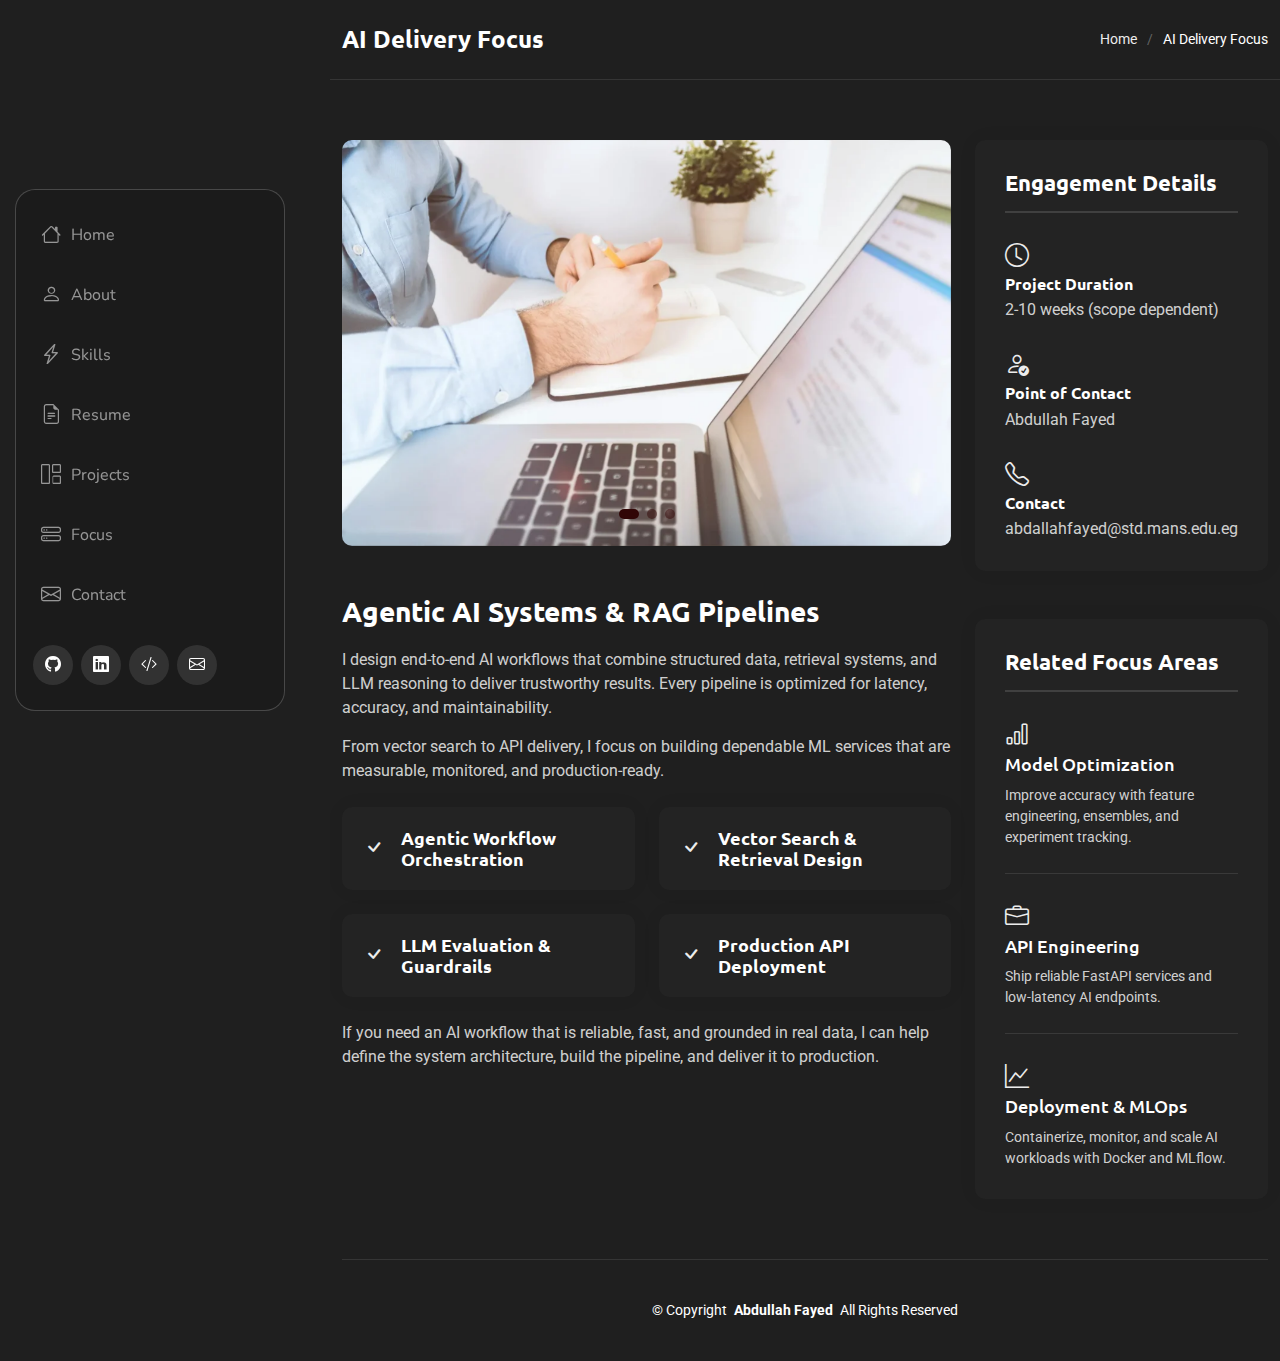
<file: service-details.html>
<!DOCTYPE html>
<html lang="en">

<head>
  <meta charset="utf-8">
  <meta content="width=device-width, initial-scale=1.0" name="viewport">
  <title>AI Delivery Focus | Abdullah Fayed</title>
  <meta name="description" content="Details on Abdullah Fayed's AI delivery focus areas including agentic workflows, RAG systems, and production-ready ML APIs.">
  <meta name="keywords" content="AI delivery, RAG, agentic workflows, ML APIs, Abdullah Fayed">

  <!-- Favicons -->
  <link href="assets/img/profile/abdullah-profile-photo.webp" rel="icon">
  <link href="assets/img/profile/abdullah-profile-photo.webp" rel="apple-touch-icon">

  <!-- Fonts -->
  <link href="https://fonts.googleapis.com" rel="preconnect">
  <link href="https://fonts.gstatic.com" rel="preconnect" crossorigin>
  <link href="https://fonts.googleapis.com/css2?family=Roboto:ital,wght@0,100;0,300;0,400;0,500;0,700;0,900;1,100;1,300;1,400;1,500;1,700;1,900&family=Ubuntu:ital,wght@0,300;0,400;0,500;0,700;1,300;1,400;1,500;1,700&family=Nunito:ital,wght@0,200;0,300;0,400;0,500;0,600;0,700;0,800;0,900;1,200;1,300;1,400;1,500;1,600;1,700;1,800;1,900&display=swap" rel="stylesheet">

  <!-- Vendor CSS Files -->
  <link href="assets/vendor/bootstrap/css/bootstrap.min.css" rel="stylesheet">
  <link href="assets/vendor/bootstrap-icons/bootstrap-icons.css" rel="stylesheet">
  <link href="assets/vendor/aos/aos.css" rel="stylesheet">
  <link href="assets/vendor/glightbox/css/glightbox.min.css" rel="stylesheet">
  <link href="assets/vendor/swiper/swiper-bundle.min.css" rel="stylesheet">

  <!-- Main CSS File -->
  <link href="assets/css/main.css" rel="stylesheet">

  <!-- Google tag (gtag.js) -->
  <script async src="https://www.googletagmanager.com/gtag/js?id=G-XLVE2F462R"></script>
  <script>
    window.dataLayer = window.dataLayer || [];
    function gtag(){dataLayer.push(arguments);}
    gtag('js', new Date());

    gtag('config', 'G-XLVE2F462R');
  </script>

  <!-- =======================================================
  * Template Name: SnapFolio
  * Template URL: https://bootstrapmade.com/snapfolio-bootstrap-portfolio-template/
  * Updated: Jul 21 2025 with Bootstrap v5.3.7
  * Author: BootstrapMade.com
  * License: https://bootstrapmade.com/license/
  ======================================================== -->
</head>

<body class="service-details-page">

  <header id="header" class="header dark-background d-flex flex-column justify-content-center">
    <i class="header-toggle d-xl-none bi bi-list"></i>

    <div class="header-container d-flex flex-column align-items-start">
      <nav id="navmenu" class="navmenu">
        <ul>
          <li><a href="index.html#hero"><i class="bi bi-house navicon"></i>Home</a></li>
          <li><a href="index.html#about"><i class="bi bi-person navicon"></i> About</a></li>
          <li><a href="index.html#skills"><i class="bi bi-lightning-charge navicon"></i> Skills</a></li>
          <li><a href="index.html#resume"><i class="bi bi-file-earmark-text navicon"></i> Resume</a></li>
          <li><a href="index.html#portfolio"><i class="bi bi-grid-1x2 navicon"></i> Projects</a></li>
          <li><a href="index.html#services"><i class="bi bi-hdd-stack navicon"></i> Focus</a></li>
          <li><a href="index.html#contact"><i class="bi bi-envelope navicon"></i> Contact</a></li>
        </ul>
      </nav>

      <div class="social-links text-center">
        <a href="https://github.com/abdullahfayed6" class="github" aria-label="GitHub"><i class="bi bi-github"></i></a>
        <a href="https://linkedin.com/in/abdullah-fayed" class="linkedin" aria-label="LinkedIn"><i class="bi bi-linkedin"></i></a>
        <a href="https://leetcode.com/u/abdullah_26/" class="leetcode" aria-label="LeetCode"><i class="bi bi-code-slash"></i></a>
        <a href="mailto:abdallahfayed@std.mans.edu.eg" class="email" aria-label="Email"><i class="bi bi-envelope"></i></a>
      </div>

    </div>

  </header>

  <main class="main">

    <!-- Page Title -->
    <div class="page-title dark-background">
      <div class="container d-lg-flex justify-content-between align-items-center">
        <h1 class="mb-2 mb-lg-0">AI Delivery Focus</h1>
        <nav class="breadcrumbs">
          <ol>
            <li><a href="index.html">Home</a></li>
            <li class="current">AI Delivery Focus</li>
          </ol>
        </nav>
      </div>
    </div><!-- End Page Title -->

    <!-- Service Details Section -->
    <section id="service-details" class="service-details section">

      <div class="container" data-aos="fade-up" data-aos-delay="100">

        <div class="row gy-4">

          <div class="col-lg-8">
            <div class="service-details-slider swiper init-swiper">
              <script type="application/json" class="swiper-config">
                {
                  "loop": true,
                  "speed": 600,
                  "autoplay": {
                    "delay": 5000
                  },
                  "slidesPerView": 1,
                  "pagination": {
                    "el": ".swiper-pagination",
                    "type": "bullets",
                    "clickable": true
                  }
                }
              </script>
              <div class="swiper-wrapper align-items-center">
                <div class="swiper-slide">
                  <img src="assets/img/services/services-1.webp" alt="AI workflow strategy" class="img-fluid" loading="lazy">
                </div>
                <div class="swiper-slide">
                  <img src="assets/img/services/services-2.webp" alt="RAG pipeline architecture" class="img-fluid" loading="lazy">
                </div>
                <div class="swiper-slide">
                  <img src="assets/img/services/services-3.webp" alt="ML API delivery" class="img-fluid" loading="lazy">
                </div>
              </div>
              <div class="swiper-pagination"></div>
            </div>

            <div class="content mt-5">
              <h3>Agentic AI Systems &amp; RAG Pipelines</h3>
              <p>
                I design end-to-end AI workflows that combine structured data, retrieval systems, and LLM reasoning to deliver trustworthy results. Every pipeline is optimized for latency, accuracy, and maintainability.
              </p>
              <p>
                From vector search to API delivery, I focus on building dependable ML services that are measurable, monitored, and production-ready.
              </p>

              <div class="features mt-4">
                <div class="row gy-4">
                  <div class="col-md-6" data-aos="fade-up" data-aos-delay="100">
                    <div class="feature-box d-flex align-items-center">
                      <i class="bi bi-check"></i>
                      <h4>Agentic Workflow Orchestration</h4>
                    </div>
                  </div>
                  <div class="col-md-6" data-aos="fade-up" data-aos-delay="200">
                    <div class="feature-box d-flex align-items-center">
                      <i class="bi bi-check"></i>
                      <h4>Vector Search &amp; Retrieval Design</h4>
                    </div>
                  </div>
                  <div class="col-md-6" data-aos="fade-up" data-aos-delay="300">
                    <div class="feature-box d-flex align-items-center">
                      <i class="bi bi-check"></i>
                      <h4>LLM Evaluation &amp; Guardrails</h4>
                    </div>
                  </div>
                  <div class="col-md-6" data-aos="fade-up" data-aos-delay="400">
                    <div class="feature-box d-flex align-items-center">
                      <i class="bi bi-check"></i>
                      <h4>Production API Deployment</h4>
                    </div>
                  </div>
                </div>
              </div>

              <p class="mt-4">
                If you need an AI workflow that is reliable, fast, and grounded in real data, I can help define the system architecture, build the pipeline, and deliver it to production.
              </p>
            </div>
          </div>

          <div class="col-lg-4">
            <div class="service-info">
              <h4>Engagement Details</h4>
              <div class="info-item">
                <i class="bi bi-clock"></i>
                <h5>Project Duration</h5>
                <p>2-10 weeks (scope dependent)</p>
              </div>
              <div class="info-item">
                <i class="bi bi-person-check"></i>
                <h5>Point of Contact</h5>
                <p>Abdullah Fayed</p>
              </div>
              <div class="info-item">
                <i class="bi bi-telephone"></i>
                <h5>Contact</h5>
                <p>abdallahfayed@std.mans.edu.eg</p>
              </div>
            </div>

            <div class="related-services mt-5">
              <h4>Related Focus Areas</h4>
              <div class="service-item">
                <i class="bi bi-bar-chart"></i>
                <h5><a href="index.html#services">Model Optimization</a></h5>
                <p>Improve accuracy with feature engineering, ensembles, and experiment tracking.</p>
              </div>
              <div class="service-item">
                <i class="bi bi-briefcase"></i>
                <h5><a href="index.html#services">API Engineering</a></h5>
                <p>Ship reliable FastAPI services and low-latency AI endpoints.</p>
              </div>
              <div class="service-item">
                <i class="bi bi-graph-up"></i>
                <h5><a href="index.html#services">Deployment &amp; MLOps</a></h5>
                <p>Containerize, monitor, and scale AI workloads with Docker and MLflow.</p>
              </div>
            </div>
          </div>

        </div>

      </div>

    </section><!-- /Service Details Section -->

  </main>

  <footer id="footer" class="footer position-relative">

    <div class="container">
      <div class="copyright text-center ">
        <p>© <span>Copyright</span> <strong class="px-1 sitename">Abdullah Fayed</strong> <span>All Rights Reserved</span></p>
      </div>
    </div>

  </footer>

  <!-- Scroll Top -->
  <a href="#" id="scroll-top" class="scroll-top d-flex align-items-center justify-content-center"><i class="bi bi-arrow-up-short"></i></a>

  <!-- Preloader -->
  <div id="preloader"></div>

  <!-- Vendor JS Files -->
  <script src="assets/vendor/bootstrap/js/bootstrap.bundle.min.js"></script>
  <script src="assets/vendor/php-email-form/validate.js"></script>
  <script src="assets/vendor/aos/aos.js"></script>
  <script src="assets/vendor/typed.js/typed.umd.js"></script>
  <script src="assets/vendor/purecounter/purecounter_vanilla.js"></script>
  <script src="assets/vendor/waypoints/noframework.waypoints.js"></script>
  <script src="assets/vendor/isotope-layout/isotope.pkgd.min.js"></script>
  <script src="assets/vendor/imagesloaded/imagesloaded.pkgd.min.js"></script>
  <script src="assets/vendor/glightbox/js/glightbox.min.js"></script>
  <script src="assets/vendor/swiper/swiper-bundle.min.js"></script>

  <!-- Main JS File -->
  <script src="assets/js/main.js"></script>

</body>

</html>
</file>
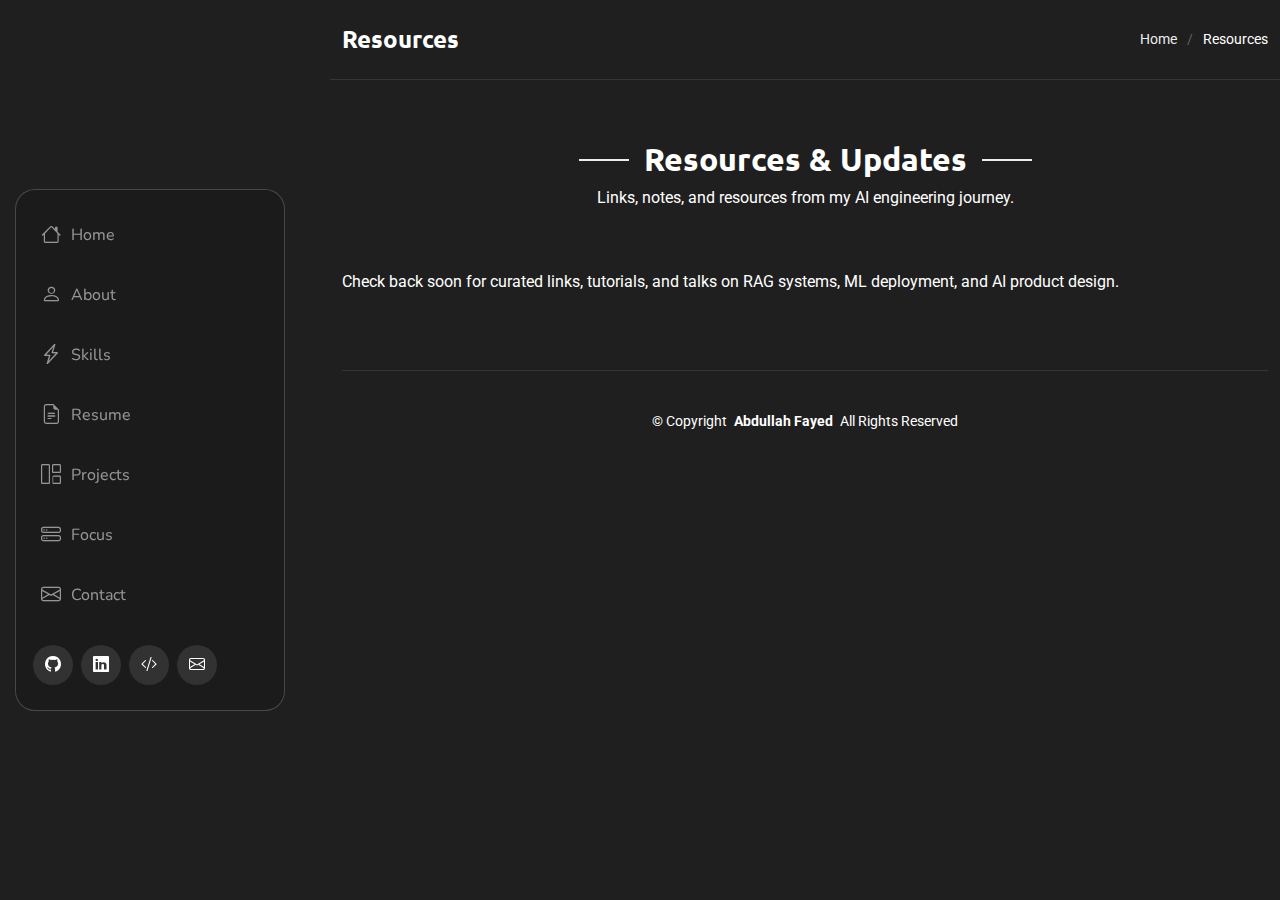
<file: starter-page.html>
<!DOCTYPE html>
<html lang="en">

<head>
  <meta charset="utf-8">
  <meta content="width=device-width, initial-scale=1.0" name="viewport">
  <title>Resources | Abdullah Fayed</title>
  <meta name="description" content="Resources and updates from Abdullah Fayed, AI & ML engineer.">
  <meta name="keywords" content="Abdullah Fayed, AI resources, machine learning, portfolio">

  <!-- Favicons -->
  <link href="assets/img/profile/abdullah-profile-photo.webp" rel="icon">
  <link href="assets/img/profile/abdullah-profile-photo.webp" rel="apple-touch-icon">

  <!-- Fonts -->
  <link href="https://fonts.googleapis.com" rel="preconnect">
  <link href="https://fonts.gstatic.com" rel="preconnect" crossorigin>
  <link href="https://fonts.googleapis.com/css2?family=Roboto:ital,wght@0,100;0,300;0,400;0,500;0,700;0,900;1,100;1,300;1,400;1,500;1,700;1,900&family=Ubuntu:ital,wght@0,300;0,400;0,500;0,700;1,300;1,400;1,500;1,700&family=Nunito:ital,wght@0,200;0,300;0,400;0,500;0,600;0,700;0,800;0,900;1,200;1,300;1,400;1,500;1,600;1,700;1,800;1,900&display=swap" rel="stylesheet">

  <!-- Vendor CSS Files -->
  <link href="assets/vendor/bootstrap/css/bootstrap.min.css" rel="stylesheet">
  <link href="assets/vendor/bootstrap-icons/bootstrap-icons.css" rel="stylesheet">
  <link href="assets/vendor/aos/aos.css" rel="stylesheet">
  <link href="assets/vendor/glightbox/css/glightbox.min.css" rel="stylesheet">
  <link href="assets/vendor/swiper/swiper-bundle.min.css" rel="stylesheet">

  <!-- Main CSS File -->
  <link href="assets/css/main.css" rel="stylesheet">

  <!-- Google tag (gtag.js) -->
  <script async src="https://www.googletagmanager.com/gtag/js?id=G-XLVE2F462R"></script>
  <script>
    window.dataLayer = window.dataLayer || [];
    function gtag(){dataLayer.push(arguments);}
    gtag('js', new Date());

    gtag('config', 'G-XLVE2F462R');
  </script>

  <!-- =======================================================
  * Template Name: SnapFolio
  * Template URL: https://bootstrapmade.com/snapfolio-bootstrap-portfolio-template/
  * Updated: Jul 21 2025 with Bootstrap v5.3.7
  * Author: BootstrapMade.com
  * License: https://bootstrapmade.com/license/
  ======================================================== -->
</head>

<body class="starter-page-page">

  <header id="header" class="header dark-background d-flex flex-column justify-content-center">
    <i class="header-toggle d-xl-none bi bi-list"></i>

    <div class="header-container d-flex flex-column align-items-start">
      <nav id="navmenu" class="navmenu">
        <ul>
          <li><a href="index.html#hero"><i class="bi bi-house navicon"></i>Home</a></li>
          <li><a href="index.html#about"><i class="bi bi-person navicon"></i> About</a></li>
          <li><a href="index.html#skills"><i class="bi bi-lightning-charge navicon"></i> Skills</a></li>
          <li><a href="index.html#resume"><i class="bi bi-file-earmark-text navicon"></i> Resume</a></li>
          <li><a href="index.html#portfolio"><i class="bi bi-grid-1x2 navicon"></i> Projects</a></li>
          <li><a href="index.html#services"><i class="bi bi-hdd-stack navicon"></i> Focus</a></li>
          <li><a href="index.html#contact"><i class="bi bi-envelope navicon"></i> Contact</a></li>
        </ul>
      </nav>

      <div class="social-links text-center">
        <a href="https://github.com/abdullahfayed6" class="github" aria-label="GitHub"><i class="bi bi-github"></i></a>
        <a href="https://linkedin.com/in/abdullah-fayed" class="linkedin" aria-label="LinkedIn"><i class="bi bi-linkedin"></i></a>
        <a href="https://leetcode.com/u/abdullah_26/" class="leetcode" aria-label="LeetCode"><i class="bi bi-code-slash"></i></a>
        <a href="mailto:abdallahfayed@std.mans.edu.eg" class="email" aria-label="Email"><i class="bi bi-envelope"></i></a>
      </div>

    </div>

  </header>

  <main class="main">

    <!-- Page Title -->
    <div class="page-title dark-background">
      <div class="container d-lg-flex justify-content-between align-items-center">
        <h1 class="mb-2 mb-lg-0">Resources</h1>
        <nav class="breadcrumbs">
          <ol>
            <li><a href="index.html">Home</a></li>
            <li class="current">Resources</li>
          </ol>
        </nav>
      </div>
    </div><!-- End Page Title -->

    <!-- Starter Section Section -->
    <section id="starter-section" class="starter-section section">

      <!-- Section Title -->
      <div class="container section-title" data-aos="fade-up">
        <h2>Resources &amp; Updates</h2>
        <p>Links, notes, and resources from my AI engineering journey.</p>
      </div><!-- End Section Title -->

      <div class="container" data-aos="fade-up">
        <p>Check back soon for curated links, tutorials, and talks on RAG systems, ML deployment, and AI product design.</p>
      </div>

    </section><!-- /Starter Section Section -->

  </main>

  <footer id="footer" class="footer position-relative">

    <div class="container">
      <div class="copyright text-center ">
        <p>© <span>Copyright</span> <strong class="px-1 sitename">Abdullah Fayed</strong> <span>All Rights Reserved</span></p>
      </div>
    </div>

  </footer>

  <!-- Scroll Top -->
  <a href="#" id="scroll-top" class="scroll-top d-flex align-items-center justify-content-center"><i class="bi bi-arrow-up-short"></i></a>

  <!-- Preloader -->
  <div id="preloader"></div>

  <!-- Vendor JS Files -->
  <script src="assets/vendor/bootstrap/js/bootstrap.bundle.min.js"></script>
  <script src="assets/vendor/php-email-form/validate.js"></script>
  <script src="assets/vendor/aos/aos.js"></script>
  <script src="assets/vendor/typed.js/typed.umd.js"></script>
  <script src="assets/vendor/purecounter/purecounter_vanilla.js"></script>
  <script src="assets/vendor/waypoints/noframework.waypoints.js"></script>
  <script src="assets/vendor/isotope-layout/isotope.pkgd.min.js"></script>
  <script src="assets/vendor/imagesloaded/imagesloaded.pkgd.min.js"></script>
  <script src="assets/vendor/glightbox/js/glightbox.min.js"></script>
  <script src="assets/vendor/swiper/swiper-bundle.min.js"></script>

  <!-- Main JS File -->
  <script src="assets/js/main.js"></script>

</body>

</html>
</file>
<file: assets/css/main.css>
/**
* Template Name: SnapFolio
* Template URL: https://bootstrapmade.com/snapfolio-bootstrap-portfolio-template/
* Updated: Jul 21 2025 with Bootstrap v5.3.7
* Author: BootstrapMade.com
* License: https://bootstrapmade.com/license/
*/

/*--------------------------------------------------------------
# Font & Color Variables
# Help: https://bootstrapmade.com/color-system/
--------------------------------------------------------------*/
/* Fonts */
:root {
  --default-font: "Roboto",  system-ui, -apple-system, "Segoe UI", Roboto, "Helvetica Neue", Arial, "Noto Sans", "Liberation Sans", sans-serif, "Apple Color Emoji", "Segoe UI Emoji", "Segoe UI Symbol", "Noto Color Emoji";
  --heading-font: "Ubuntu",  sans-serif;
  --nav-font: "Nunito",  sans-serif;
}

/* Global Colors - The following color variables are used throughout the website. Updating them here will change the color scheme of the entire website */
:root { 
  --background-color: #1f1f1f; /* Background color for the entire website, including individual sections */
  --default-color: #ffffff; /* Default color used for the majority of the text content across the entire website */
  --heading-color: #ffffff; /* Color for headings, subheadings and title throughout the website */
  --accent-color: #ececec; /* Accent color that represents your brand on the website. It's used for buttons, links, and other elements that need to stand out */
  --surface-color: #232323; /* The surface color is used as a background of boxed elements within sections, such as cards, icon boxes, or other elements that require a visual separation from the global background. */
  --contrast-color: #310606; /* Contrast color for text, ensuring readability against backgrounds of accent, heading, or default colors. */
}

/* Nav Menu Colors - The following color variables are used specifically for the navigation menu. They are separate from the global colors to allow for more customization options */
:root {
  --nav-color: rgba(236, 236, 236, 0.59);  /* The default color of the main navmenu links */
  --nav-hover-color: #ffffff; /* Applied to main navmenu links when they are hovered over or active */
  --nav-mobile-background-color: #393939; /* Used as the background color for mobile navigation menu */
  --nav-dropdown-background-color: #393939; /* Used as the background color for dropdown items that appear when hovering over primary navigation items */
  --nav-dropdown-color: #ffffff; /* Used for navigation links of the dropdown items in the navigation menu. */
  --nav-dropdown-hover-color: #ececec; /* Similar to --nav-hover-color, this color is applied to dropdown navigation links when they are hovered over. */
}

/* Color Presets - These classes override global colors when applied to any section or element, providing reuse of the sam color scheme. */

.light-background {
  --background-color: #2c2c2c;
  --surface-color: #323232;
}

.dark-background {
  --background-color: #040b14;
  --default-color: #ffffff;
  --heading-color: #ffffff;
  --surface-color: #151f2b;
  --contrast-color: #ffffff;
}

/* Smooth scroll */
:root {
  scroll-behavior: smooth;
}

/*--------------------------------------------------------------
# General Styling & Shared Classes
--------------------------------------------------------------*/
body {
  color: var(--default-color);
  background-color: var(--background-color);
  font-family: var(--default-font);
}

a {
  color: var(--accent-color);
  text-decoration: none;
  transition: 0.3s;
}

a:hover {
  color: color-mix(in srgb, var(--accent-color), transparent 25%);
  text-decoration: none;
}

h1,
h2,
h3,
h4,
h5,
h6 {
  color: var(--heading-color);
  font-family: var(--heading-font);
}

/* PHP Email Form Messages
------------------------------*/
.php-email-form .error-message {
  display: none;
  background: #df1529;
  color: #ffffff;
  text-align: left;
  padding: 15px;
  margin-bottom: 24px;
  font-weight: 600;
}

.php-email-form .sent-message {
  display: none;
  color: #ffffff;
  background: #059652;
  text-align: center;
  padding: 15px;
  margin-bottom: 24px;
  font-weight: 600;
}

.php-email-form .loading {
  display: none;
  background: var(--surface-color);
  text-align: center;
  padding: 15px;
  margin-bottom: 24px;
}

.php-email-form .loading:before {
  content: "";
  display: inline-block;
  border-radius: 50%;
  width: 24px;
  height: 24px;
  margin: 0 10px -6px 0;
  border: 3px solid var(--accent-color);
  border-top-color: var(--surface-color);
  animation: php-email-form-loading 1s linear infinite;
}

@keyframes php-email-form-loading {
  0% {
    transform: rotate(0deg);
  }

  100% {
    transform: rotate(360deg);
  }
}

/*--------------------------------------------------------------
# Global Header
--------------------------------------------------------------*/
.header {
  --background-color: #1b1b1b;
  --contrast-color: #444444;
  color: var(--default-color);
  position: fixed;
  top: 0;
  left: 0;
  bottom: 0;
  padding: 0 15px;
  width: 300px;
  transition: all ease-in-out 0.3s;
  overflow-y: auto;
  z-index: 997;
}

.header .header-container {
  border-radius: 20px;
  padding: 15px;
  background-color: var(--background-color);
  border: 1px solid color-mix(in srgb, var(--default-color), transparent 80%);
}

.header .social-links {
  margin: 0 0 10px 0;
}

.header .social-links a {
  font-size: 16px;
  display: inline-flex;
  align-items: center;
  justify-content: center;
  background: color-mix(in srgb, var(--default-color), transparent 90%);
  color: var(--default-color);
  margin: 0 2px;
  border-radius: 50%;
  text-align: center;
  width: 40px;
  height: 40px;
  transition: 0.3s;
}

.header .social-links a:hover {
  color: var(--contrast-color);
  background: var(--accent-color);
}

@media (min-width: 1200px) {

  .header~main,
  .header~#footer {
    margin-left: 330px;
  }
}

@media (max-width: 1199px) {
  .header {
    left: -100%;
  }
}

.header.header-show {
  left: 0;
}

.header .header-toggle {
  color: var(--contrast-color);
  background-color: var(--accent-color);
  font-size: 22px;
  display: flex;
  align-items: center;
  justify-content: center;
  width: 40px;
  height: 40px;
  border-radius: 50%;
  cursor: pointer;
  position: fixed;
  top: 15px;
  right: 15px;
  z-index: 9999;
  transition: background-color 0.3s;
}

.header .header-toggle:hover {
  color: var(--contrast-color);
  background-color: color-mix(in srgb, var(--accent-color) 90%, white 15%);
}

/*--------------------------------------------------------------
# Navigation Menu
--------------------------------------------------------------*/
.mobile-nav-toggle {
  display: none;
}

.navmenu {
  padding: 0;
  z-index: 9997;
  width: 100%;
}

.navmenu ul {
  list-style: none;
  padding: 0 0 20px 0;
  margin: 0;
}

.navmenu a,
.navmenu a:focus {
  color: var(--nav-color);
  padding: 15px 10px;
  font-family: var(--nav-font);
  font-size: 16px;
  font-weight: 400;
  display: flex;
  align-items: center;
  white-space: nowrap;
  transition: 0.3s;
  width: 100%;
}

.navmenu a .navicon,
.navmenu a:focus .navicon {
  font-size: 20px;
  margin-right: 10px;
}

.navmenu a .toggle-dropdown,
.navmenu a:focus .toggle-dropdown {
  font-size: 12px;
  line-height: 0;
  margin-left: auto;
  width: 30px;
  height: 30px;
  display: flex;
  align-items: center;
  justify-content: center;
  border-radius: 50%;
  transition: 0.3s;
  flex-shrink: 0;
  background-color: color-mix(in srgb, var(--accent-color), transparent 90%);
}

.navmenu a .toggle-dropdown:hover,
.navmenu a:focus .toggle-dropdown:hover {
  background-color: var(--accent-color);
  color: var(--contrast-color);
}

.navmenu a:hover,
.navmenu .active,
.navmenu .active:focus {
  color: var(--nav-hover-color);
}

.navmenu a:hover .navicon,
.navmenu .active .navicon,
.navmenu .active:focus .navicon {
  color: var(--accent-color);
}

.navmenu .active .toggle-dropdown,
.navmenu .active:focus .toggle-dropdown {
  background-color: var(--accent-color);
  color: var(--contrast-color);
  transform: rotate(180deg);
}

.navmenu .dropdown {
  display: block;
}

.navmenu .dropdown a,
.navmenu .dropdown a:focus {
  color: --nav-dropdown-color;
}

.navmenu .dropdown a:hover,
.navmenu .dropdown .active,
.navmenu .dropdown .active:focus {
  color: var(--nav-dropdown-hover-color);
}

.navmenu .dropdown ul {
  position: static;
  display: none;
  z-index: 99;
  padding: 5px 10px;
  margin: 5px 10px;
  background-color: var(--nav-dropdown-background-color);
  border: 1px solid color-mix(in srgb, var(--default-color), transparent 90%);
  box-shadow: none;
  transition: all 0.5s ease-in-out;
}

.navmenu .dropdown ul ul {
  background-color: rgba(33, 37, 41, 0.1);
}

.navmenu .dropdown>.dropdown-active {
  display: block;
  background-color: rgba(33, 37, 41, 0.03);
}

/*--------------------------------------------------------------
# Global Footer
--------------------------------------------------------------*/
.footer {
  color: var(--default-color);
  background-color: var(--background-color);
  font-size: 14px;
  padding: 0 0 40px 0;
  position: relative;
}

.footer .copyright {
  padding-top: 40px;
  border-top: 1px solid color-mix(in srgb, var(--default-color), transparent 90%);
}

.footer .copyright p {
  margin-bottom: 0;
}

.footer .credits {
  margin-top: 4px;
  font-size: 13px;
  text-align: center;
}

/*--------------------------------------------------------------
# Preloader
--------------------------------------------------------------*/
#preloader {
  position: fixed;
  inset: 0;
  z-index: 999999;
  overflow: hidden;
  background: var(--background-color);
  transition: all 0.6s ease-out;
}

#preloader:before {
  content: "";
  position: fixed;
  top: calc(50% - 30px);
  left: calc(50% - 30px);
  border: 6px solid #ffffff;
  border-color: var(--accent-color) transparent var(--accent-color) transparent;
  border-radius: 50%;
  width: 60px;
  height: 60px;
  animation: animate-preloader 1.5s linear infinite;
}

@keyframes animate-preloader {
  0% {
    transform: rotate(0deg);
  }

  100% {
    transform: rotate(360deg);
  }
}

/*--------------------------------------------------------------
# Scroll Top Button
--------------------------------------------------------------*/
.scroll-top {
  position: fixed;
  visibility: hidden;
  opacity: 0;
  right: 15px;
  bottom: -15px;
  z-index: 99999;
  background-color: var(--accent-color);
  width: 44px;
  height: 44px;
  border-radius: 50px;
  transition: all 0.4s;
}

.scroll-top i {
  font-size: 24px;
  color: var(--contrast-color);
  line-height: 0;
}

.scroll-top:hover {
  background-color: color-mix(in srgb, var(--accent-color), transparent 20%);
  color: var(--contrast-color);
}

.scroll-top.active {
  visibility: visible;
  opacity: 1;
  bottom: 15px;
}

/*--------------------------------------------------------------
# Disable aos animation delay on mobile devices
--------------------------------------------------------------*/
@media screen and (max-width: 768px) {
  [data-aos-delay] {
    transition-delay: 0 !important;
  }
}

/*--------------------------------------------------------------
# Global Page Titles & Breadcrumbs
--------------------------------------------------------------*/
.page-title {
  color: var(--default-color);
  padding: 25px 0 0 0;
  position: relative;
}

.page-title .container {
  border-bottom: 1px solid color-mix(in srgb, var(--default-color), transparent 90%);
  padding-bottom: 25px;
}

.page-title h1 {
  font-size: 24px;
  font-weight: 700;
}

.page-title .breadcrumbs ol {
  display: flex;
  flex-wrap: wrap;
  list-style: none;
  padding: 0;
  margin: 0;
  font-size: 14px;
  font-weight: 400;
}

.page-title .breadcrumbs ol li+li {
  padding-left: 10px;
}

.page-title .breadcrumbs ol li+li::before {
  content: "/";
  display: inline-block;
  padding-right: 10px;
  color: color-mix(in srgb, var(--default-color), transparent 70%);
}

/*--------------------------------------------------------------
# Global Sections
--------------------------------------------------------------*/
section,
.section {
  color: var(--default-color);
  background-color: var(--background-color);
  padding: 60px 0;
  overflow: clip;
}

/*--------------------------------------------------------------
# Global Section Titles
--------------------------------------------------------------*/
.section-title {
  text-align: center;
  padding-bottom: 60px;
  position: relative;
}

.section-title h2 {
  font-size: 32px;
  font-weight: 700;
  position: relative;
}

.section-title h2:before,
.section-title h2:after {
  content: "";
  width: 50px;
  height: 2px;
  background: var(--accent-color);
  display: inline-block;
}

.section-title h2:before {
  margin: 0 15px 10px 0;
}

.section-title h2:after {
  margin: 0 0 10px 15px;
}

.section-title p {
  margin-bottom: 0;
}

/*--------------------------------------------------------------
# Hero Section
--------------------------------------------------------------*/
.hero {
  min-height: 100vh;
  position: relative;
  overflow: hidden;
  display: flex;
  align-items: center;
}

.hero .background-elements {
  position: absolute;
  top: 0;
  left: 0;
  width: 100%;
  height: 100%;
  z-index: 1;
  overflow: hidden;
}

.hero .background-elements .bg-circle {
  position: absolute;
  border-radius: 50%;
  background: linear-gradient(45deg, color-mix(in srgb, var(--accent-color), transparent 90%), color-mix(in srgb, var(--accent-color), transparent 95%));
  animation: float 6s ease-in-out infinite;
}

.hero .background-elements .bg-circle.circle-1 {
  width: 300px;
  height: 300px;
  top: 10%;
  right: 10%;
  animation-delay: 0s;
}

.hero .background-elements .bg-circle.circle-2 {
  width: 200px;
  height: 200px;
  bottom: 20%;
  left: 5%;
  animation-delay: 2s;
}

.hero .hero-content {
  position: relative;
  width: 100%;
  z-index: 2;
}

.hero .container {
  position: relative;
  z-index: 3;
}

.hero .hero-text h1 {
  font-size: 72px;
  font-weight: 800;
  line-height: 1.1;
  margin-bottom: 15px;
  color: var(--heading-color);
}

.hero .hero-text h1 .accent-text {
  color: var(--accent-color);
  position: relative;
}

.hero .hero-text h1 .accent-text::after {
  content: "";
  position: absolute;
  bottom: -5px;
  left: 0;
  width: 100%;
  height: 3px;
  background: linear-gradient(90deg, var(--accent-color), color-mix(in srgb, var(--accent-color), transparent 50%));
}

.hero .hero-text h2 {
  font-size: 32px;
  font-weight: 600;
  color: var(--heading-color);
  margin-bottom: 10px;
}

.hero .hero-text .lead {
  font-size: 24px;
  margin-bottom: 20px;
  color: var(--default-color);
}

.hero .hero-text .lead span {
  color: var(--accent-color);
  font-weight: 600;
  border-bottom: 2px solid var(--accent-color);
  padding-bottom: 2px;
}

.hero .hero-text .description {
  font-size: 18px;
  line-height: 1.6;
  color: color-mix(in srgb, var(--default-color), transparent 20%);
  margin-bottom: 40px;
  max-width: 500px;
}

.hero .hero-actions {
  display: flex;
  gap: 20px;
  margin-bottom: 40px;
  flex-wrap: wrap;
}

.hero .hero-actions .btn {
  padding: 14px 30px;
  font-size: 16px;
  font-weight: 600;
  border-radius: 50px;
  text-decoration: none;
  transition: all 0.3s ease;
  border: 2px solid;
}

.hero .hero-actions .btn.btn-primary {
  background-color: var(--accent-color);
  color: var(--contrast-color);
  border-color: var(--accent-color);
}

.hero .hero-actions .btn.btn-primary:hover {
  background-color: color-mix(in srgb, var(--accent-color), black 10%);
  transform: translateY(-2px);
  box-shadow: 0 8px 25px color-mix(in srgb, var(--accent-color), transparent 70%);
}

.hero .hero-actions .btn.btn-outline {
  background-color: transparent;
  color: var(--accent-color);
  border-color: var(--accent-color);
}

.hero .hero-actions .btn.btn-outline:hover {
  background-color: var(--accent-color);
  color: var(--contrast-color);
  transform: translateY(-2px);
}

.hero .social-links {
  display: flex;
  gap: 20px;
}

.hero .social-links a {
  width: 50px;
  height: 50px;
  display: flex;
  align-items: center;
  justify-content: center;
  background-color: var(--surface-color);
  color: color-mix(in srgb, var(--default-color), transparent 40%);
  border-radius: 50%;
  font-size: 20px;
  transition: all 0.3s ease;
}

.hero .social-links a:hover {
  color: var(--contrast-color);
  background-color: var(--accent-color);
  transform: translateY(-3px);
  box-shadow: 0 8px 25px color-mix(in srgb, var(--accent-color), transparent 70%);
}

.hero .hero-visual {
  display: flex;
  justify-content: center;
  align-items: center;
  height: 100%;
}

.hero .hero-visual .profile-container {
  position: relative;
  width: 400px;
  height: 400px;
}

.hero .hero-visual .profile-container .profile-background {
  position: absolute;
  top: 15px;
  left: 15px;
  width: 100%;
  height: 100%;
  background: color-mix(in srgb, var(--accent-color), transparent 90%);
  border-radius: 30px;
  z-index: 1;
}

.hero .hero-visual .profile-container .profile-image {
  position: relative;
  width: 100%;
  height: 100%;
  object-fit: cover;
  border-radius: 30px;
  z-index: 2;
}

@keyframes float {

  0%,
  100% {
    transform: translateY(0px);
  }

  50% {
    transform: translateY(-20px);
  }
}

@keyframes floatIcon {

  0%,
  100% {
    transform: translateY(0px) rotate(0deg);
  }

  50% {
    transform: translateY(-10px) rotate(5deg);
  }
}

@media (max-width: 992px) {
  .hero .hero-text {
    text-align: center;
    margin-bottom: 50px;
  }

  .hero .hero-text h1 {
    font-size: 56px;
  }

  .hero .hero-text h2 {
    font-size: 28px;
  }

  .hero .hero-text .lead {
    font-size: 20px;
  }

  .hero .hero-visual .profile-container {
    width: 350px;
    height: 350px;
  }
}

@media (max-width: 768px) {
  .hero .hero-text h1 {
    font-size: 42px;
  }

  .hero .hero-text h2 {
    font-size: 24px;
  }

  .hero .hero-text .lead {
    font-size: 18px;
  }

  .hero .hero-text .description {
    font-size: 16px;
  }

  .hero .hero-actions {
    justify-content: center;
  }

  .hero .hero-actions .btn {
    padding: 12px 25px;
    font-size: 14px;
  }

  .hero .hero-visual .profile-container {
    width: 300px;
    height: 300px;
  }

  .hero .background-elements .bg-circle.circle-1 {
    width: 200px;
    height: 200px;
  }

  .hero .background-elements .bg-circle.circle-2 {
    width: 150px;
    height: 150px;
  }

  .hero .background-elements .bg-circle.circle-3 {
    width: 100px;
    height: 100px;
  }
}

/*--------------------------------------------------------------
# About Section
--------------------------------------------------------------*/
.about .profile-card {
  background: linear-gradient(135deg, var(--surface-color) 0%, color-mix(in srgb, var(--surface-color), var(--accent-color) 5%) 100%);
  border-radius: 2rem;
  padding: 2.5rem;
  text-align: center;
  box-shadow: 0 20px 40px rgba(0, 0, 0, 0.08);
  border: 1px solid color-mix(in srgb, var(--accent-color), transparent 90%);
  position: relative;
  overflow: hidden;
}

.about .profile-card::before {
  content: "";
  position: absolute;
  top: 0;
  left: 0;
  right: 0;
  height: 4px;
  background: linear-gradient(90deg, var(--accent-color), color-mix(in srgb, var(--accent-color), var(--heading-color) 30%));
}

@media (max-width: 991px) {
  .about .profile-card {
    margin-bottom: 3rem;
  }
}

.about .profile-header {
  position: relative;
  margin-bottom: 2rem;
}

.about .profile-header .profile-image {
  width: 160px;
  height: 160px;
  margin: 0 auto 1.5rem;
  border-radius: 50%;
  overflow: hidden;
  border: 4px solid var(--accent-color);
  box-shadow: 0 10px 30px rgba(0, 0, 0, 0.15);
}

.about .profile-header .profile-image img {
  width: 100%;
  height: 100%;
  object-fit: cover;
}

.about .profile-header .profile-badge {
  position: absolute;
  bottom: 20px;
  right: calc(50% - 65px);
  width: 32px;
  height: 32px;
  background-color: var(--accent-color);
  border-radius: 50%;
  display: flex;
  align-items: center;
  justify-content: center;
  border: 3px solid var(--surface-color);
}

.about .profile-header .profile-badge i {
  color: var(--contrast-color);
  font-size: 14px;
}

.about .profile-content h3 {
  font-size: 1.5rem;
  font-weight: 700;
  margin-bottom: 0.5rem;
  color: var(--heading-color);
}

.about .profile-content .profession {
  color: var(--accent-color);
  font-weight: 500;
  margin-bottom: 2rem;
}

.about .contact-links {
  display: flex;
  flex-direction: column;
  gap: 1rem;
}

.about .contact-links .contact-item {
  display: flex;
  align-items: center;
  gap: 0.75rem;
  padding: 0.75rem 1rem;
  background-color: color-mix(in srgb, var(--surface-color), var(--background-color) 50%);
  border-radius: 0.75rem;
  text-decoration: none;
  color: var(--default-color);
  transition: all 0.3s;
  border: 1px solid color-mix(in srgb, var(--default-color), transparent 90%);
}

.about .contact-links .contact-item:hover {
  background-color: var(--accent-color);
  color: var(--contrast-color);
  transform: translateY(-2px);
  box-shadow: 0 5px 20px color-mix(in srgb, var(--accent-color), transparent 70%);
}

.about .contact-links .contact-item i {
  font-size: 1rem;
  width: 18px;
}

.about .about-content {
  padding-left: 3rem;
}

@media (max-width: 991px) {
  .about .about-content {
    padding-left: 0;
  }
}

.about .about-content .section-header {
  margin-bottom: 2rem;
}

.about .about-content .section-header .badge-text {
  display: inline-block;
  background: linear-gradient(135deg, var(--accent-color), color-mix(in srgb, var(--accent-color), var(--heading-color) 20%));
  color: var(--contrast-color);
  padding: 0.5rem 1.5rem;
  border-radius: 2rem;
  font-size: 0.875rem;
  font-weight: 600;
  letter-spacing: 0.5px;
  margin-bottom: 1.5rem;
}

.about .about-content .section-header h2 {
  font-size: 2.25rem;
  font-weight: 700;
  line-height: 1.3;
  margin: 0;
}

@media (max-width: 768px) {
  .about .about-content .section-header h2 {
    font-size: 1.875rem;
  }
}

.about .about-content .description {
  margin-bottom: 2.5rem;
}

.about .about-content .description p {
  font-size: 1.1rem;
  line-height: 1.7;
  color: color-mix(in srgb, var(--default-color), transparent 20%);
  margin-bottom: 1.5rem;
}

.about .about-content .description p:last-child {
  margin-bottom: 0;
}

.about .stats-grid {
  display: grid;
  grid-template-columns: repeat(3, 1fr);
  gap: 2rem;
  margin-bottom: 2.5rem;
  padding: 2rem;
  background-color: var(--surface-color);
  border-radius: 1.5rem;
  box-shadow: 0 10px 30px rgba(0, 0, 0, 0.05);
}

@media (max-width: 768px) {
  .about .stats-grid {
    grid-template-columns: 1fr;
    gap: 1.5rem;
    text-align: center;
  }
}

.about .stats-grid .stat-item {
  text-align: center;
}

.about .stats-grid .stat-item .stat-number {
  font-size: 2rem;
  font-weight: 700;
  color: var(--accent-color);
  display: block;
  margin-bottom: 0.5rem;
}

.about .stats-grid .stat-item .stat-label {
  font-size: 0.875rem;
  color: color-mix(in srgb, var(--default-color), transparent 40%);
  font-weight: 500;
}

.about .details-grid {
  margin-bottom: 2.5rem;
}

.about .details-grid .detail-row {
  display: grid;
  grid-template-columns: 1fr 1fr;
  gap: 2rem;
  margin-bottom: 1.5rem;
}

@media (max-width: 768px) {
  .about .details-grid .detail-row {
    grid-template-columns: 1fr;
    gap: 1rem;
  }
}

.about .details-grid .detail-row:last-child {
  margin-bottom: 0;
}

.about .details-grid .detail-item .detail-label {
  display: block;
  font-size: 0.875rem;
  color: color-mix(in srgb, var(--default-color), transparent 50%);
  margin-bottom: 0.5rem;
  font-weight: 500;
}

.about .details-grid .detail-item .detail-value {
  display: block;
  font-weight: 600;
  color: var(--heading-color);
  font-size: 1rem;
}

.about .cta-section {
  display: flex;
  gap: 1rem;
  flex-wrap: wrap;
}

.about .cta-section .btn {
  padding: 0.875rem 2rem;
  border-radius: 0.75rem;
  font-weight: 600;
  text-decoration: none;
  transition: all 0.3s;
  display: inline-flex;
  align-items: center;
  gap: 0.5rem;
  border: 2px solid transparent;
}

.about .cta-section .btn.btn-primary {
  background-color: var(--accent-color);
  color: var(--contrast-color);
}

.about .cta-section .btn.btn-primary:hover {
  background-color: color-mix(in srgb, var(--accent-color), black 15%);
  transform: translateY(-2px);
  box-shadow: 0 10px 30px color-mix(in srgb, var(--accent-color), transparent 60%);
}

.about .cta-section .btn.btn-outline {
  background-color: transparent;
  color: var(--default-color);
  border-color: color-mix(in srgb, var(--default-color), transparent 70%);
}

.about .cta-section .btn.btn-outline:hover {
  border-color: var(--accent-color);
  transform: translateY(-2px);
}

/*--------------------------------------------------------------
# Stats Section
--------------------------------------------------------------*/
.stats .stats-wrapper {
  display: grid;
  grid-template-columns: repeat(4, 1fr);
  gap: 20px;
}

@media (max-width: 992px) {
  .stats .stats-wrapper {
    grid-template-columns: repeat(2, 1fr);
  }
}

@media (max-width: 576px) {
  .stats .stats-wrapper {
    grid-template-columns: 1fr;
  }
}

.stats .stats-item {
  background: linear-gradient(135deg, color-mix(in srgb, var(--surface-color), transparent 5%), var(--surface-color));
  border-radius: 15px;
  padding: 40px 20px;
  text-align: center;
  position: relative;
  transition: transform 0.3s ease, box-shadow 0.3s ease;
  box-shadow: 0 10px 30px rgba(0, 0, 0, 0.05);
  overflow: hidden;
}

.stats .stats-item:hover {
  transform: translateY(-10px);
  box-shadow: 0 15px 35px rgba(0, 0, 0, 0.1);
}

.stats .stats-item:hover .icon-wrapper {
  transform: scale(1.1);
}

.stats .stats-item:nth-child(1) .icon-wrapper {
  background-color: color-mix(in srgb, var(--accent-color), transparent 85%);
}

.stats .stats-item:nth-child(1) .icon-wrapper i {
  color: color-mix(in srgb, var(--accent-color), transparent 10%);
}

.stats .stats-item:nth-child(2) .icon-wrapper {
  background-color: color-mix(in srgb, #ff7e00, transparent 85%);
}

.stats .stats-item:nth-child(2) .icon-wrapper i {
  color: color-mix(in srgb, #ff7e00, transparent 10%);
}

.stats .stats-item:nth-child(3) .icon-wrapper {
  background-color: color-mix(in srgb, #00c875, transparent 85%);
}

.stats .stats-item:nth-child(3) .icon-wrapper i {
  color: color-mix(in srgb, #00c875, transparent 10%);
}

.stats .stats-item:nth-child(4) .icon-wrapper {
  background-color: color-mix(in srgb, #e83e8c, transparent 85%);
}

.stats .stats-item:nth-child(4) .icon-wrapper i {
  color: color-mix(in srgb, #e83e8c, transparent 10%);
}

.stats .stats-item .icon-wrapper {
  width: 80px;
  height: 80px;
  border-radius: 50%;
  display: flex;
  align-items: center;
  justify-content: center;
  margin: 0 auto 20px;
  transition: transform 0.3s ease;
}

.stats .stats-item .icon-wrapper i {
  font-size: 36px;
}

.stats .stats-item span {
  display: block;
  font-size: 48px;
  font-weight: 700;
  color: var(--heading-color);
  margin-bottom: 10px;
  line-height: 1;
  font-family: var(--heading-font);
}

.stats .stats-item p {
  color: var(--default-color);
  font-size: 18px;
  margin: 0;
  font-weight: 500;
  font-family: var(--heading-font);
  opacity: 0.8;
}

/*--------------------------------------------------------------
# Skills Section
--------------------------------------------------------------*/
.skills .skills-category {
  background-color: var(--surface-color);
  padding: 30px;
  border-radius: 8px;
  box-shadow: 0 0 20px rgba(0, 0, 0, 0.05);
  height: 100%;
  transition: transform 0.3s;
}

.skills .skills-category:hover {
  transform: translateY(-5px);
}

.skills .skills-category h3 {
  font-size: 24px;
  margin-bottom: 25px;
  position: relative;
  padding-bottom: 15px;
}

.skills .skills-category h3:after {
  content: "";
  position: absolute;
  bottom: 0;
  left: 0;
  width: 50px;
  height: 2px;
  background-color: var(--accent-color);
}

.skills .skill-item {
  margin-bottom: 25px;
}

.skills .skill-item:last-child {
  margin-bottom: 0;
}

.skills .skill-item h4 {
  font-size: 16px;
  margin-bottom: 8px;
}

.skills .skill-item .skill-percentage {
  font-size: 14px;
  color: color-mix(in srgb, var(--heading-color), transparent 30%);
}

.skills .skill-item .progress {
  height: 8px;
  background-color: color-mix(in srgb, var(--accent-color), transparent 90%);
  border-radius: 20px;
  overflow: hidden;
  position: relative;
}

.skills .skill-item .progress .progress-bar {
  background-color: var(--accent-color);
  transition: width 1.5s ease-in-out;
  width: 0;
  height: 100%;
  border-radius: 20px;
}

.skills .skill-item .skill-tooltip {
  font-size: 14px;
  color: color-mix(in srgb, var(--default-color), transparent 30%);
  margin-top: 8px;
  opacity: 0;
  transform: translateY(-5px);
  transition: all 0.3s;
}

.skills .skill-item:hover .skill-tooltip {
  opacity: 1;
  transform: translateY(0);
}

.skills .skill-box {
  background-color: var(--surface-color);
  padding: 25px 20px;
  border-radius: 8px;
  text-align: center;
  transition: all 0.3s;
  height: 100%;
  position: relative;
  overflow: hidden;
  box-shadow: 0 0 15px rgba(0, 0, 0, 0.05);
}

.skills .skill-box:hover {
  transform: translateY(-5px);
}

.skills .skill-box:hover i {
  color: var(--accent-color);
  transform: scale(1.1);
}

.skills .skill-box:hover .skill-tooltip {
  opacity: 1;
  transform: translateY(0);
}

.skills .skill-box i {
  font-size: 36px;
  color: color-mix(in srgb, var(--accent-color), transparent 20%);
  margin-bottom: 15px;
  display: inline-block;
  transition: all 0.3s;
}

.skills .skill-box h4 {
  font-size: 18px;
  margin-bottom: 10px;
}

.skills .skill-box .skill-tooltip {
  font-size: 14px;
  color: color-mix(in srgb, var(--default-color), transparent 30%);
  opacity: 0;
  transform: translateY(5px);
  transition: all 0.3s;
}

@media (max-width: 991.98px) {
  .skills .skills-category {
    margin-bottom: 30px;
  }

  .skills .skills-category:last-child {
    margin-bottom: 0;
  }
}

@media (max-width: 767.98px) {
  .skills .skill-box {
    margin-bottom: 20px;
  }

  .skills .skill-box:last-child {
    margin-bottom: 0;
  }
}

/*--------------------------------------------------------------
# Resume Section
--------------------------------------------------------------*/
.resume .resume-side {
  background-color: var(--surface-color);
  padding: 2rem;
  border-radius: 10px;
  box-shadow: 0 0 20px rgba(0, 0, 0, 0.1);
  height: 100%;
}

.resume .resume-side .profile-img {
  text-align: center;
}

.resume .resume-side .profile-img img {
  width: 200px;
  height: 200px;
  object-fit: cover;
  border: 5px solid color-mix(in srgb, var(--accent-color), transparent 85%);
  border-radius: 50%;
}

.resume .resume-side h3 {
  font-size: 1.5rem;
  margin-bottom: 1rem;
  color: var(--heading-color);
  font-weight: 600;
}

.resume .resume-side .contact-info li {
  margin-bottom: 1rem;
  color: var(--default-color);
}

.resume .resume-side .contact-info li i {
  width: 25px;
  color: var(--accent-color);
  margin-right: 0.5rem;
}

.resume .resume-side .skill-item {
  margin-bottom: 1.5rem;
}

.resume .resume-side .skill-item span {
  font-size: 0.9rem;
  color: var(--default-color);
}

.resume .resume-side .skill-item .progress {
  height: 8px;
  background-color: color-mix(in srgb, var(--accent-color), transparent 90%);
  border-radius: 4px;
  margin-top: 0.5rem;
}

.resume .resume-side .skill-item .progress .progress-bar {
  background-color: var(--accent-color);
  width: 0;
  transition: width 1s ease;
}

.resume .resume-section {
  margin-bottom: 3rem;
}

.resume .resume-section h3 {
  font-size: 1.75rem;
  margin-bottom: 1.5rem;
  color: var(--heading-color);
  font-weight: 600;
}

.resume .resume-section h3 i {
  color: var(--accent-color);
}

.resume .resume-section .resume-item {
  padding-left: 1.5rem;
  border-left: 2px solid color-mix(in srgb, var(--accent-color), transparent 80%);
  margin-bottom: 2rem;
  position: relative;
}

.resume .resume-section .resume-item:before {
  content: "";
  position: absolute;
  width: 16px;
  height: 16px;
  border-radius: 50%;
  left: -9px;
  top: 0;
  background: var(--accent-color);
}

.resume .resume-section .resume-item h4 {
  font-size: 1.2rem;
  margin-bottom: 0.5rem;
  color: var(--heading-color);
  font-weight: 600;
}

.resume .resume-section .resume-item h5 {
  font-size: 1rem;
  margin-bottom: 0.5rem;
  color: var(--accent-color);
}

.resume .resume-section .resume-item .company {
  font-size: 0.95rem;
  margin-bottom: 1rem;
  color: var(--heading-color);
}

.resume .resume-section .resume-item .company i {
  margin-right: 0.5rem;
}

.resume .resume-section .resume-item ul {
  padding-left: 1.2rem;
}

.resume .resume-section .resume-item ul li {
  margin-bottom: 0.5rem;
  color: var(--default-color);
}

.resume .resume-section .resume-item p {
  color: var(--default-color);
  margin-bottom: 0;
}

@media (max-width: 991.98px) {
  .resume .resume-side {
    margin-bottom: 2rem;
  }
}

/*--------------------------------------------------------------
# Portfolio Section
--------------------------------------------------------------*/
@media (max-width: 991px) {
  .portfolio .filter-sidebar {
    margin-bottom: 30px;
  }
}

.portfolio .filters-wrapper {
  background-color: color-mix(in srgb, var(--surface-color), var(--default-color) 3%);
  padding: 30px;
  border-radius: 10px;
  box-shadow: 0 5px 25px rgba(0, 0, 0, 0.05);
}

@media (max-width: 991px) {
  .portfolio .filters-wrapper {
    padding: 20px;
  }
}

.portfolio .portfolio-filters {
  padding: 0;
  margin: 0;
  list-style: none;
  display: flex;
  flex-direction: column;
  gap: 10px;
}

@media (max-width: 991px) {
  .portfolio .portfolio-filters {
    flex-direction: row;
    flex-wrap: wrap;
    justify-content: center;
  }
}

.portfolio .portfolio-filters li {
  cursor: pointer;
  padding: 12px 20px;
  font-size: 16px;
  font-weight: 500;
  line-height: 1;
  color: var(--default-color);
  transition: all 0.3s ease-in-out;
  border-radius: 6px;
  background: transparent;
  position: relative;
  border-left: 3px solid transparent;
}

@media (max-width: 991px) {
  .portfolio .portfolio-filters li {
    padding: 8px 16px;
    border: 1px solid color-mix(in srgb, var(--accent-color), transparent 80%);
    border-left-width: 3px;
  }
}

.portfolio .portfolio-filters li:hover {
  color: var(--accent-color);
  background-color: color-mix(in srgb, var(--accent-color), transparent 90%);
  border-left-color: color-mix(in srgb, var(--accent-color), transparent 50%);
}

.portfolio .portfolio-filters li.filter-active {
  color: var(--accent-color);
  background-color: color-mix(in srgb, var(--accent-color), transparent 90%);
  border-left-color: var(--accent-color);
  font-weight: 600;
}

.portfolio .portfolio-wrap {
  transition: 0.4s;
  position: relative;
  overflow: hidden;
  border-radius: 12px;
  box-shadow: 0 5px 20px rgba(0, 0, 0, 0.08);
  height: 100%;
}

.portfolio .portfolio-wrap img {
  transition: transform 0.6s cubic-bezier(0.215, 0.61, 0.355, 1);
  width: 100%;
  height: 350px;
  object-fit: cover;
}

.portfolio .portfolio-wrap .portfolio-info {
  position: absolute;
  bottom: 0;
  left: 0;
  right: 0;
  padding: 25px;
  background: linear-gradient(to top, rgba(0, 0, 0, 0.8) 0%, rgba(0, 0, 0, 0.4) 60%, rgba(0, 0, 0, 0) 100%);
  z-index: 3;
  transition: all 0.4s cubic-bezier(0.215, 0.61, 0.355, 1);
  transform: translateY(20px);
  opacity: 0;
}

.portfolio .portfolio-wrap .portfolio-info .content {
  transition: all 0.4s cubic-bezier(0.215, 0.61, 0.355, 1);
  transform: translateY(20px);
}

.portfolio .portfolio-wrap .portfolio-info .category {
  display: inline-block;
  color: var(--accent-color);
  font-size: 14px;
  font-weight: 500;
  text-transform: uppercase;
  letter-spacing: 1px;
  margin-bottom: 8px;
}

.portfolio .portfolio-wrap .portfolio-info h4 {
  font-size: 20px;
  color: var(--contrast-color);
  font-weight: 700;
  margin-bottom: 15px;
}

.portfolio .portfolio-wrap .portfolio-info .portfolio-links {
  display: flex;
  gap: 12px;
}

.portfolio .portfolio-wrap .portfolio-info .portfolio-links a {
  color: var(--contrast-color);
  width: 40px;
  height: 40px;
  display: flex;
  align-items: center;
  justify-content: center;
  background-color: color-mix(in srgb, var(--accent-color), transparent 30%);
  border-radius: 50%;
  font-size: 18px;
  transition: 0.3s;
}

.portfolio .portfolio-wrap .portfolio-info .portfolio-links a:hover {
  background-color: var(--accent-color);
  transform: translateY(-3px);
}

.portfolio .portfolio-wrap:hover {
  transform: translateY(-5px);
}

.portfolio .portfolio-wrap:hover img {
  transform: scale(1.08);
}

.portfolio .portfolio-wrap:hover .portfolio-info {
  transform: translateY(0);
  opacity: 1;
}

.portfolio .portfolio-wrap:hover .portfolio-info .content {
  transform: translateY(0);
}

/*--------------------------------------------------------------
# Services Section
--------------------------------------------------------------*/
.services .service-header {
  margin-bottom: 60px;
}

.services .service-header .service-intro .service-heading {
  font-size: 48px;
  margin-bottom: 0;
  font-weight: 700;
  line-height: 1.2;
  color: var(--heading-color);
}

.services .service-header .service-intro .service-heading div {
  display: block;
  position: relative;
}

.services .service-header .service-intro .service-heading span {
  display: block;
  color: var(--accent-color);
}

@media (max-width: 992px) {
  .services .service-header .service-intro .service-heading {
    font-size: 36px;
  }
}

@media (max-width: 768px) {
  .services .service-header .service-intro .service-heading {
    font-size: 30px;
    margin-bottom: 20px;
  }
}

.services .service-header .service-summary p {
  margin-bottom: 25px;
  color: var(--default-color);
}

.services .service-header .service-summary .service-btn {
  display: inline-flex;
  align-items: center;
  padding: 12px 30px;
  background-color: var(--accent-color);
  color: var(--contrast-color);
  border-radius: 4px;
  font-weight: 500;
  transition: all 0.3s ease;
}

.services .service-header .service-summary .service-btn i {
  margin-left: 10px;
  transition: transform 0.3s ease;
}

.services .service-header .service-summary .service-btn:hover {
  background-color: color-mix(in srgb, var(--accent-color), transparent 15%);
  color: var(--contrast-color);
}

.services .service-header .service-summary .service-btn:hover i {
  transform: translateX(5px);
}

@media (max-width: 992px) {
  .services .service-header .service-summary {
    margin-top: 30px;
  }
}

.services .service-card {
  padding: 40px 40px 40px 40px;
  margin-bottom: 30px;
  border: 2px solid color-mix(in srgb, var(--accent-color), transparent 90%);
  transition: all 0.3s ease;
}

.services .service-card .service-icon {
  margin-bottom: 25px;
  background-color: color-mix(in srgb, var(--accent-color), transparent 90%);
  display: inline-flex;
  align-items: center;
  justify-content: center;
  border-radius: 10px;
  width: 64px;
  height: 64px;
}

.services .service-card .service-icon i {
  font-size: 32px;
  color: var(--accent-color);
  transition: all 0.3s ease;
}

.services .service-card h3 {
  font-size: 28px;
  margin-bottom: 15px;
  font-weight: 700;
}

.services .service-card h3 a {
  color: var(--heading-color);
  transition: color 0.3s ease;
}

.services .service-card h3 a span {
  display: block;
}

.services .service-card h3 a:hover {
  color: var(--accent-color);
}

.services .service-card p {
  color: var(--default-color);
  transition: color 0.3s ease;
  margin-bottom: 0;
}

.services .service-card .card-action {
  position: absolute;
  top: 0;
  right: 0;
  width: 80px;
  height: 80px;
  display: flex;
  align-items: center;
  justify-content: center;
  background-color: var(--accent-color);
  opacity: 0;
  visibility: hidden;
  transform: translateY(20px);
  transition: all 0.3s ease;
}

.services .service-card .card-action i {
  font-size: 24px;
  color: var(--contrast-color);
  transition: transform 0.3s ease;
}

.services .service-card .card-action:hover i {
  transform: rotate(45deg);
}

.services .service-card::before {
  content: "";
  position: absolute;
  top: 0;
  left: 0;
  right: 0;
  bottom: 0;
  background-color: var(--surface-color);
  clip-path: polygon(70% 0, 100% 30%, 100% 100%, 0 100%, 0 0);
  z-index: -1;
  opacity: 0;
  visibility: hidden;
  transition: all 0.3s ease;
}

.services .service-card:hover {
  border-color: transparent;
}

.services .service-card:hover::before {
  opacity: 1;
  visibility: visible;
  background-color: color-mix(in srgb, var(--accent-color), transparent 90%);
}

.services .service-card:hover h3 a {
  color: var(--accent-color);
}

.services .service-card:hover h3 a:hover {
  color: var(--accent-color);
}

.services .service-card:hover p {
  color: color-mix(in srgb, var(--default-color), transparent 20%);
}

.services .service-card:hover .card-action {
  opacity: 1;
  visibility: visible;
  transform: translateY(0);
}

.services .service-card:hover .service-icon i {
  transform: scale(1.1);
}

@media (max-width: 768px) {
  .services .service-card {
    padding: 150px 25px 25px;
  }

  .services .service-card h3 {
    font-size: 24px;
  }

  .services .service-card .service-icon {
    position: absolute;
    top: 40px;
    left: 25px;
  }
}

@media (max-width: 768px) {
  .services {
    padding: 70px 0 50px;
  }
}

/*--------------------------------------------------------------
# Testimonials Section
--------------------------------------------------------------*/
.testimonials .testimonial-masonry {
  display: grid;
  grid-template-columns: repeat(3, 1fr);
  gap: 2rem;
  position: relative;
}

.testimonials .testimonial-masonry::before {
  content: "";
  position: absolute;
  width: 100%;
  height: 100%;
  background: radial-gradient(circle at center, color-mix(in srgb, var(--accent-color), transparent 95%), transparent);
  opacity: 0.5;
  z-index: -1;
}

.testimonials .testimonial-item:nth-child(3n-1) {
  margin-top: 3rem;
}

.testimonials .testimonial-item:nth-child(3n) {
  margin-top: 1.5rem;
}

.testimonials .testimonial-item.highlight .testimonial-content {
  background-color: color-mix(in srgb, var(--accent-color), transparent 92%);
  border: 1px solid color-mix(in srgb, var(--accent-color), transparent 70%);
}

.testimonials .testimonial-item.highlight .testimonial-content .quote-pattern {
  background-color: color-mix(in srgb, var(--accent-color), transparent 85%);
}

.testimonials .testimonial-item.highlight .testimonial-content .quote-pattern i {
  color: var(--accent-color);
}

.testimonials .testimonial-content {
  background-color: var(--surface-color);
  border-radius: 20px;
  padding: 2rem;
  position: relative;
  transition: all 0.3s ease;
  border: 1px solid color-mix(in srgb, var(--default-color), transparent 92%);
}

.testimonials .testimonial-content:hover {
  transform: translateY(-5px);
}

.testimonials .testimonial-content p {
  font-size: 1rem;
  line-height: 1.7;
  margin: 1.5rem 0;
  position: relative;
}

.testimonials .quote-pattern {
  position: absolute;
  top: -1.25rem;
  left: 2rem;
  width: 2.5rem;
  height: 2.5rem;
  background-color: var(--surface-color);
  border-radius: 50%;
  display: flex;
  align-items: center;
  justify-content: center;
  border: 1px solid color-mix(in srgb, var(--default-color), transparent 92%);
}

.testimonials .quote-pattern i {
  font-size: 1.25rem;
  color: var(--accent-color);
}

.testimonials .client-info {
  display: flex;
  align-items: center;
  gap: 1rem;
  margin-top: 1.5rem;
  padding-top: 1.5rem;
  border-top: 1px solid color-mix(in srgb, var(--default-color), transparent 92%);
}

.testimonials .client-image {
  width: 50px;
  height: 50px;
  border-radius: 50%;
  overflow: hidden;
  flex-shrink: 0;
}

.testimonials .client-image img {
  width: 100%;
  height: 100%;
  object-fit: cover;
}

.testimonials .client-details h3 {
  font-size: 1.125rem;
  margin-bottom: 0.25rem;
}

.testimonials .client-details .position {
  font-size: 0.875rem;
  color: color-mix(in srgb, var(--heading-color), transparent 40%);
}

@media (max-width: 1199.98px) {
  .testimonials .testimonial-masonry {
    grid-template-columns: repeat(2, 1fr);
    gap: 1.5rem;
  }

  .testimonials .testimonial-item:nth-child(3n-1),
  .testimonials .testimonial-item:nth-child(3n) {
    margin-top: 0;
  }

  .testimonials .testimonial-item:nth-child(even) {
    margin-top: 2rem;
  }
}

@media (max-width: 767.98px) {
  .testimonials .testimonial-masonry {
    grid-template-columns: 1fr;
    gap: 2rem;
  }

  .testimonials .testimonial-item:nth-child(even) {
    margin-top: 0;
  }

  .testimonials .testimonial-content {
    padding: 1.5rem;
  }

  .testimonials .testimonial-content p {
    font-size: 0.9375rem;
    margin: 1.25rem 0;
  }

  .testimonials .quote-pattern {
    width: 2.25rem;
    height: 2.25rem;
    top: -1.125rem;
  }

  .testimonials .quote-pattern i {
    font-size: 1.125rem;
  }

  .testimonials .client-info {
    margin-top: 1.25rem;
    padding-top: 1.25rem;
  }

  .testimonials .client-image {
    width: 45px;
    height: 45px;
  }

  .testimonials .client-details h3 {
    font-size: 1rem;
  }

  .testimonials .client-details .position {
    font-size: 0.8125rem;
  }
}

/*--------------------------------------------------------------
# Contact Section
--------------------------------------------------------------*/
.contact .info-box {
  background-color: var(--accent-color);
  color: var(--contrast-color);
  padding: 3rem;
  border-radius: 1rem;
  height: 100%;
}

.contact .info-box h3 {
  color: var(--contrast-color);
  font-size: 2rem;
  margin-bottom: 1rem;
}

@media (max-width: 767.98px) {
  .contact .info-box h3 {
    font-size: 1.75rem;
  }
}

.contact .info-box p {
  opacity: 0.8;
  margin-bottom: 2rem;
}

.contact .info-box a {
  color: var(--contrast-color);
}

@media (max-width: 992px) {
  .contact .info-box {
    padding: 1.5rem;
  }
}

.contact .info-item {
  display: flex;
  gap: 1.5rem;
  margin-bottom: 2rem;
}

.contact .info-item:last-child {
  margin-bottom: 0;
}

.contact .info-item .icon-box {
  width: 3.5rem;
  height: 3.5rem;
  background-color: color-mix(in srgb, var(--contrast-color), transparent 85%);
  border-radius: 50%;
  display: flex;
  align-items: center;
  justify-content: center;
  flex-shrink: 0;
  transition: 0.3s;
}

.contact .info-item .icon-box i {
  font-size: 1.5rem;
  color: var(--contrast-color);
}

.contact .info-item:hover .icon-box {
  background-color: color-mix(in srgb, var(--contrast-color), transparent 70%);
}

.contact .info-item .content h4 {
  color: var(--contrast-color);
  font-size: 1.25rem;
  margin-bottom: 0.5rem;
  font-weight: 700;
}

.contact .info-item .content p {
  margin-bottom: 0.25rem;
  font-size: 0.95rem;
}

.contact .info-item .content p:last-child {
  margin-bottom: 0;
}

.contact .contact-form {
  background-color: var(--surface-color);
  padding: 3rem;
  border-radius: 1rem;
  height: 100%;
  box-shadow: 0 0 25px rgba(0, 0, 0, 0.05);
}

@media (max-width: 992px) {
  .contact .contact-form {
    padding: 1.5rem;
  }
}

.contact .contact-form h3 {
  font-size: 2rem;
  margin-bottom: 1rem;
}

@media (max-width: 768px) {
  .contact .contact-form h3 {
    font-size: 1.75rem;
  }
}

.contact .contact-form p {
  color: color-mix(in srgb, var(--default-color), transparent 25%);
  margin-bottom: 2rem;
}

.contact .contact-form .form-control,
.contact .contact-form .form-select {
  padding: 0.875rem 1.25rem;
  border-color: color-mix(in srgb, var(--default-color), transparent 90%);
  border-radius: 0.5rem;
  background-color: color-mix(in srgb, var(--surface-color) 90%, white 5%);
  color: var(--default-color);
}

.contact .contact-form .form-control:focus,
.contact .contact-form .form-select:focus {
  box-shadow: none;
  border-color: var(--accent-color);
}

.contact .contact-form .form-control::placeholder,
.contact .contact-form .form-select::placeholder {
  color: color-mix(in srgb, var(--default-color), transparent 50%);
}

.contact .contact-form .btn {
  background-color: var(--accent-color);
  color: var(--contrast-color);
  padding: 1rem 2rem;
  border-radius: 2rem;
  display: inline-flex;
  align-items: center;
  gap: 0.5rem;
  transition: 0.3s;
}

.contact .contact-form .btn i {
  font-size: 1.25rem;
}

.contact .contact-form .btn:hover {
  background-color: color-mix(in srgb, var(--accent-color), var(--contrast-color) 20%);
}

/*--------------------------------------------------------------
# Portfolio Details Section
--------------------------------------------------------------*/
.portfolio-details .portfolio-details-slider {
  position: relative;
  overflow: hidden;
  border-radius: 8px;
  box-shadow: 0 0 30px rgba(var(--default-color), 0.1);
}

.portfolio-details .portfolio-details-slider .swiper-wrapper {
  height: auto !important;
}

.portfolio-details .portfolio-details-slider img {
  aspect-ratio: 16/9;
  object-fit: cover;
}

.portfolio-details .portfolio-details-slider .swiper-pagination {
  position: absolute;
  bottom: 20px;
}

.portfolio-details .portfolio-details-slider .swiper-pagination .swiper-pagination-bullet {
  width: 12px;
  height: 12px;
  background-color: var(--contrast-color);
  opacity: 0.5;
  transition: 0.3s;
}

.portfolio-details .portfolio-details-slider .swiper-pagination .swiper-pagination-bullet.swiper-pagination-bullet-active {
  opacity: 1;
  background-color: var(--accent-color);
}

.portfolio-details .portfolio-info {
  padding: 30px;
  background-color: var(--surface-color);
  border-radius: 8px;
  box-shadow: 0 0 30px rgba(var(--default-color), 0.1);
}

.portfolio-details .portfolio-info h3 {
  font-size: 22px;
  font-weight: 700;
  margin-bottom: 20px;
  padding-bottom: 20px;
  border-bottom: 1px solid color-mix(in srgb, var(--default-color), transparent 90%);
}

.portfolio-details .portfolio-info ul {
  padding: 0;
  list-style: none;
}

.portfolio-details .portfolio-info ul li {
  padding: 10px 0;
  border-bottom: 1px solid color-mix(in srgb, var(--default-color), transparent 90%);
}

.portfolio-details .portfolio-info ul li:last-child {
  border-bottom: 0;
}

.portfolio-details .portfolio-info ul li strong {
  font-weight: 600;
  margin-right: 10px;
  color: var(--heading-color);
}

.portfolio-details .portfolio-info ul li a {
  color: var(--accent-color);
  transition: 0.3s;
}

.portfolio-details .portfolio-info ul li a:hover {
  color: color-mix(in srgb, var(--accent-color), transparent 25%);
  text-decoration: underline;
}

.portfolio-details .portfolio-description h2 {
  font-size: 26px;
  font-weight: 700;
  margin-bottom: 20px;
}

.portfolio-details .portfolio-description p {
  padding: 0;
  margin-bottom: 20px;
  color: color-mix(in srgb, var(--default-color), transparent 20%);
}

.portfolio-details .portfolio-description .features h3 {
  font-size: 22px;
  font-weight: 600;
  margin-bottom: 30px;
}

.portfolio-details .portfolio-description .features .feature-item {
  padding: 30px;
  background-color: var(--surface-color);
  border-radius: 8px;
  height: 100%;
  transition: 0.3s;
  box-shadow: 0 0 30px rgba(var(--default-color), 0.1);
}

.portfolio-details .portfolio-description .features .feature-item:hover {
  transform: translateY(-5px);
}

.portfolio-details .portfolio-description .features .feature-item i {
  font-size: 32px;
  color: var(--accent-color);
  margin-bottom: 20px;
  display: inline-block;
}

.portfolio-details .portfolio-description .features .feature-item h4 {
  font-size: 18px;
  font-weight: 600;
  margin-bottom: 15px;
}

.portfolio-details .portfolio-description .features .feature-item p {
  margin: 0;
  font-size: 15px;
}

@media (max-width: 991px) {
  .portfolio-details .portfolio-info {
    margin-top: 20px;
  }
}

@media (max-width: 768px) {
  .portfolio-details .portfolio-description h2 {
    font-size: 24px;
  }
}

/*--------------------------------------------------------------
# Service Details Section
--------------------------------------------------------------*/
.service-details .service-details-slider {
  position: relative;
  overflow: hidden;
  border-radius: 10px;
  z-index: 1;
}

.service-details .service-details-slider .swiper-wrapper {
  height: auto !important;
}

.service-details .service-details-slider .swiper-pagination {
  position: absolute;
  bottom: 20px;
  left: 0;
  right: 0;
  z-index: 2;
}

.service-details .service-details-slider .swiper-pagination .swiper-pagination-bullet {
  width: 10px;
  height: 10px;
  background-color: var(--contrast-color);
  opacity: 0.5;
  transition: 0.3s;
}

.service-details .service-details-slider .swiper-pagination .swiper-pagination-bullet.swiper-pagination-bullet-active {
  opacity: 1;
  width: 20px;
  border-radius: 5px;
}

.service-details .content h3 {
  font-size: 28px;
  font-weight: 700;
  margin-bottom: 20px;
}

.service-details .content p {
  color: color-mix(in srgb, var(--default-color), transparent 20%);
  margin-bottom: 15px;
}

.service-details .content .features .feature-box {
  padding: 20px;
  background: var(--surface-color);
  border-radius: 10px;
  box-shadow: 0 0 20px rgba(0, 0, 0, 0.05);
  height: 100%;
  transition: 0.3s;
}

.service-details .content .features .feature-box:hover {
  transform: translateY(-5px);
}

.service-details .content .features .feature-box i {
  font-size: 24px;
  color: var(--accent-color);
  margin-right: 15px;
}

.service-details .content .features .feature-box h4 {
  font-size: 18px;
  font-weight: 600;
  margin: 0;
}

.service-details .service-info {
  background: var(--surface-color);
  padding: 30px;
  border-radius: 10px;
  box-shadow: 0 0 20px rgba(0, 0, 0, 0.05);
}

.service-details .service-info h4 {
  font-size: 22px;
  font-weight: 700;
  margin-bottom: 25px;
  padding-bottom: 15px;
  border-bottom: 2px solid color-mix(in srgb, var(--accent-color), transparent 85%);
}

.service-details .service-info .info-item {
  margin-bottom: 25px;
}

.service-details .service-info .info-item:last-child {
  margin-bottom: 0;
}

.service-details .service-info .info-item i {
  font-size: 24px;
  color: var(--accent-color);
  margin-bottom: 10px;
}

.service-details .service-info .info-item h5 {
  font-size: 16px;
  font-weight: 600;
  margin-bottom: 5px;
}

.service-details .service-info .info-item p {
  color: color-mix(in srgb, var(--default-color), transparent 20%);
  margin: 0;
}

.service-details .related-services {
  background: var(--surface-color);
  padding: 30px;
  border-radius: 10px;
  box-shadow: 0 0 20px rgba(0, 0, 0, 0.05);
}

.service-details .related-services h4 {
  font-size: 22px;
  font-weight: 700;
  margin-bottom: 25px;
  padding-bottom: 15px;
  border-bottom: 2px solid color-mix(in srgb, var(--accent-color), transparent 85%);
}

.service-details .related-services .service-item {
  margin-bottom: 25px;
  padding-bottom: 25px;
  border-bottom: 1px solid color-mix(in srgb, var(--default-color), transparent 90%);
}

.service-details .related-services .service-item:last-child {
  margin-bottom: 0;
  padding-bottom: 0;
  border-bottom: none;
}

.service-details .related-services .service-item i {
  font-size: 24px;
  color: var(--accent-color);
  margin-bottom: 10px;
}

.service-details .related-services .service-item h5 {
  font-size: 18px;
  margin-bottom: 10px;
}

.service-details .related-services .service-item h5 a {
  color: var(--heading-color);
  transition: 0.3s;
}

.service-details .related-services .service-item h5 a:hover {
  color: var(--accent-color);
}

.service-details .related-services .service-item p {
  color: color-mix(in srgb, var(--default-color), transparent 20%);
  margin: 0;
  font-size: 14px;
}

@media (max-width: 991px) {

  .service-details .service-info,
  .service-details .related-services {
    margin-top: 30px;
  }
}

/*--------------------------------------------------------------
# Starter Section Section
--------------------------------------------------------------*/
.starter-section {
  /* Add your styles here */
}
</file>
